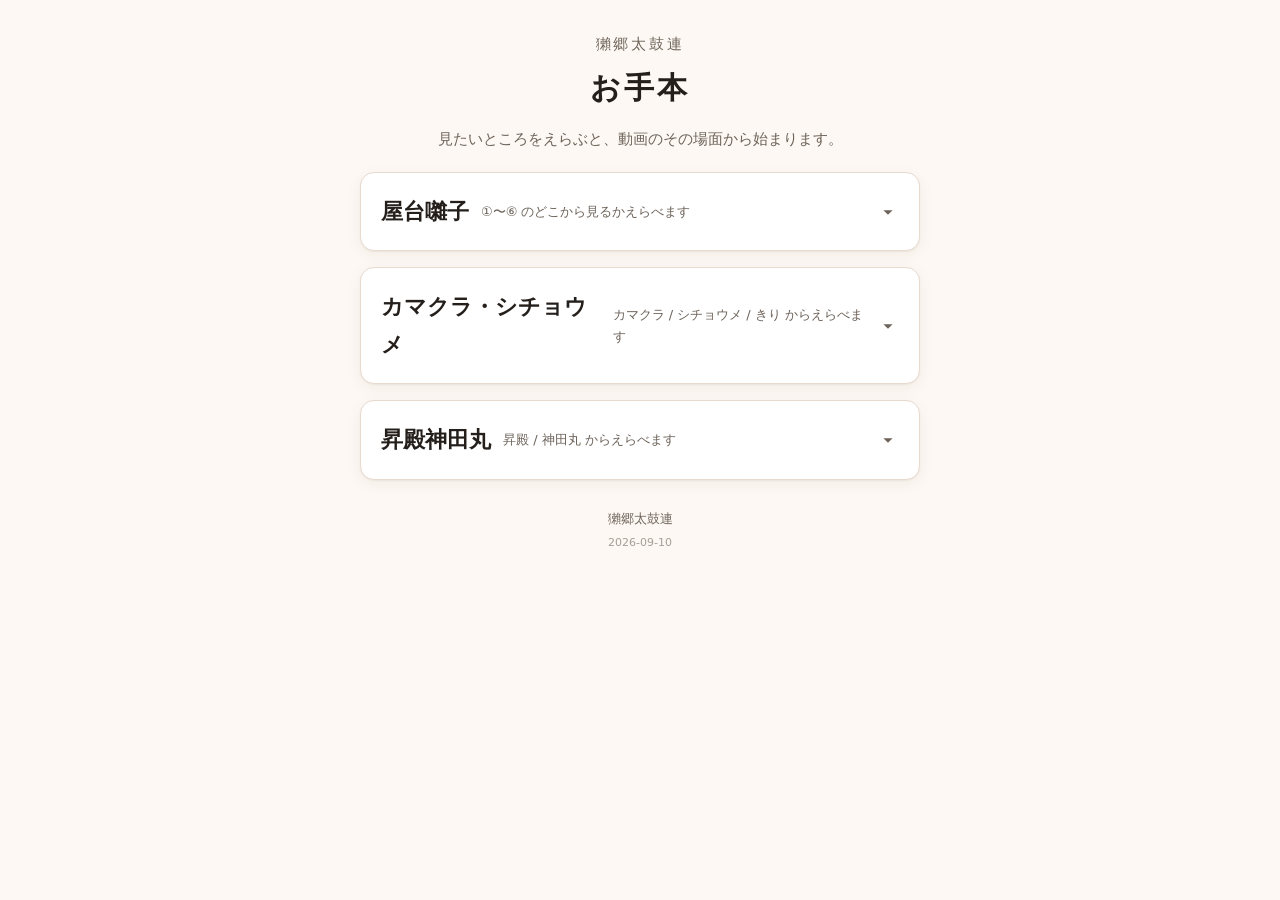
<file: index.html>
<!DOCTYPE html>
<html lang="ja">
<head>
<meta charset="UTF-8">
<meta name="viewport" content="width=device-width, initial-scale=1">
<title>獺郷太鼓連 お手本</title>
<meta name="description" content="獺郷太鼓連の練習用お手本動画。曲と節をえらぶと、動画の該当の場所から再生できます。">
<meta name="color-scheme" content="light dark">
<meta name="robots" content="noindex">
<link rel="icon" href="data:image/svg+xml,<svg xmlns='http://www.w3.org/2000/svg' viewBox='0 0 32 32'><text y='26' font-size='26'>🥁</text></svg>">

<style>
/* ============================================================
 * 獺郷太鼓連 お手本
 * 印刷した譜面のQRコードから開くページ。スマホで見る前提。
 * ============================================================ */

:root {
  --bg:       #fdf8f3;
  --surface:  #ffffff;
  --text:     #241f1b;
  --muted:    #6d635a;
  --line:     #e7dbcf;
  --accent:   #c0392b;
  --accent-tx:#ffffff;
  --chip:     #fbf1e8;
  --chip-line:#e0cdb9;
  --shadow:   0 1px 2px rgba(60,40,20,.06), 0 4px 16px rgba(60,40,20,.05);
  --radius:   14px;
}

@media (prefers-color-scheme: dark) {
  :root {
    --bg:       #17140f;
    --surface:  #211d17;
    --text:     #f2ebe2;
    --muted:    #a79c8f;
    --line:     #3a332a;
    --accent:   #e8705f;
    --accent-tx:#1a1410;
    --chip:     #2b251d;
    --chip-line:#463d31;
    --shadow:   0 1px 2px rgba(0,0,0,.3), 0 4px 16px rgba(0,0,0,.25);
  }
}

* { box-sizing: border-box; }

html { -webkit-text-size-adjust: 100%; }

body {
  margin: 0;
  padding: 0 16px 64px;
  background: var(--bg);
  color: var(--text);
  font-family: system-ui, -apple-system, "Hiragino Sans",
               "Hiragino Kaku Gothic ProN", "BIZ UDPGothic",
               "Noto Sans JP", "Yu Gothic", Meiryo, sans-serif;
  font-size: 17px;
  line-height: 1.7;
  /* スマホでタップしたときの青いハイライトを消す */
  -webkit-tap-highlight-color: transparent;
}

.wrap { max-width: 560px; margin: 0 auto; }

/* ---------------- 見出し ---------------- */
header {
  padding: 32px 4px 20px;
  text-align: center;
}
.ren {
  margin: 0;
  font-size: 15px;
  letter-spacing: .18em;
  color: var(--muted);
}
h1 {
  margin: 4px 0 0;
  font-size: 30px;
  letter-spacing: .1em;
  font-weight: 700;
}
.lead {
  margin: 14px 0 0;
  font-size: 15px;
  color: var(--muted);
}

/* ---------------- お知らせ（動画が未公開のあいだ） ---------------- */
.notice {
  margin: 0 0 20px;
  padding: 12px 16px;
  border: 1px solid var(--chip-line);
  border-radius: var(--radius);
  background: var(--chip);
  font-size: 14px;
  color: var(--muted);
}
.notice[hidden] { display: none; }

/* ---------------- 曲（開いたり閉じたりする） ---------------- */
.song {
  background: var(--surface);
  border: 1px solid var(--line);
  border-radius: var(--radius);
  box-shadow: var(--shadow);
  overflow: hidden;
  margin-bottom: 16px;
}

/* summary は display:list-item のままにする。
   flex を直接掛けると list-item でなくなり、Chrome が
   「開閉できる要素」という意味づけを落として読み上げに出なくなる。
   並べたい中身は中の .summary-row 側で flex にする。 */
.song > summary {
  display: list-item;
  list-style: none;
  padding: 20px;
  font-size: 22px;
  font-weight: 700;
  cursor: pointer;
  user-select: none;
}
.song > summary::marker { content: ''; }
/* Safari の三角を消す */
.song > summary::-webkit-details-marker { display: none; }

.summary-row {
  display: flex;
  align-items: center;
  gap: 12px;
}

.song > summary:focus-visible {
  outline: 3px solid var(--accent);
  outline-offset: -3px;
}

/* 右端の ▼。開くと回る */
.caret {
  margin-left: auto;
  flex: none;
  width: 22px; height: 22px;
  color: var(--muted);
  transition: transform .18s ease;
}
/* ★ `>` が要る。曲の中にもう1つ開閉（篠笛）を入れたので、
   子孫まで効く書き方だと、外側を開いただけで中の▼まで回ってしまう */
.song[open] > summary .caret { transform: rotate(180deg); }

.song-hint {
  font-size: 13px;
  font-weight: 400;
  color: var(--muted);
}

/* ---- 曲の中にぶら下げる開閉（屋台囃子の篠笛）----
   外側と同じ「押すと開く」形。一回り小さくして、中のものだと分かるようにする */
.song.sub {
  box-shadow: none;
  margin: 4px 0 16px;
}
.song.sub > summary { padding: 16px; font-size: 19px; }
.song.sub > .song-body { padding: 0 16px 4px; }

.song-body {
  padding: 0 20px 8px;
  border-top: 1px solid var(--line);
}

/* ---------------- ①〜⑥ の行 ---------------- */
.sec {
  display: flex;
  align-items: center;
  gap: 12px;
  flex-wrap: wrap;
  padding: 16px 0;
  border-bottom: 1px solid var(--line);
}
.sec:last-child { border-bottom: none; }

.sec-name {
  flex: 1 1 8em;
  min-width: 8em;
  font-size: 18px;
  font-weight: 700;
}
.sec-num {
  color: var(--accent);
  margin-right: 2px;
}

/* ---------------- 動画へのボタン ---------------- */
.parts { display: flex; gap: 8px; flex: none; }

.go {
  display: inline-flex;
  align-items: center;
  justify-content: center;
  gap: 6px;
  min-height: 46px;
  padding: 0 16px;
  border: 1px solid var(--chip-line);
  border-radius: 999px;
  background: var(--chip);
  color: var(--text);
  font: inherit;
  font-size: 15px;
  font-weight: 700;
  text-decoration: none;
  white-space: nowrap;
  transition: background .12s ease, border-color .12s ease;
}
.go:hover { background: var(--surface); border-color: var(--accent); }
.go:active { transform: translateY(1px); }
.go:focus-visible { outline: 3px solid var(--accent); outline-offset: 2px; }

.go .play {
  width: 15px; height: 15px;
  flex: none;
  color: var(--accent);
}

/* まだ動画が無いところ。押せないことが見て分かるようにする */
.go.off {
  background: transparent;
  border-style: dashed;
  color: var(--muted);
  cursor: not-allowed;
}
.go.off:hover { border-color: var(--chip-line); background: transparent; }
.go.off .play { display: none; }

/* ---------------- 通し ---------------- */
.full {
  display: flex;
  align-items: center;
  gap: 12px;
  flex-wrap: wrap;
  padding: 16px 0 20px;
  border-top: 2px solid var(--line);
}
.full-name { flex: 1 1 10em; font-size: 17px; font-weight: 700; }

/* 譜面プリントの行。通しの行と見分けがつくよう、区切りを点線にする */
.print-row { border-top-style: dashed; padding-top: 14px; }
.full-name small {
  display: block;
  font-size: 13px;
  font-weight: 400;
  color: var(--muted);
}
.full .go {
  background: var(--accent);
  border-color: var(--accent);
  color: var(--accent-tx);
}
.full .go .play { color: currentColor; }
.full .go:hover { background: var(--accent); filter: brightness(1.08); }
.full .go.off {
  background: transparent;
  border-color: var(--chip-line);
  color: var(--muted);
}
.full .go.off:hover { filter: none; }

footer {
  margin-top: 28px;
  text-align: center;
  font-size: 13px;
  color: var(--muted);
}
/* どの版を見ているかの目印。控えめに */
.ver {
  display: block;
  margin-top: 4px;
  font-size: 11px;
  opacity: .6;
}

/* 画面が狭いとき、ボタンを名前の下へ回す */
@media (max-width: 400px) {
  .sec-name { flex-basis: 100%; }
  .parts { width: 100%; }
  .go { flex: 1; }
}
</style>
</head>

<body>
<div class="wrap">

  <header>
    <p class="ren">獺郷太鼓連</p>
    <h1>お手本</h1>
    <p class="lead">見たいところをえらぶと、動画のその場面から始まります。</p>
  </header>

  <p class="notice" id="notice" hidden></p>

  <main id="songs"></main>

  <footer>獺郷太鼓連<span class="ver" id="ver"></span></footer>

</div>

<script>
/* ============================================================
 * ★ここだけ直せば中身が変わります
 * ============================================================ */

/* ------------------------------------------------------------
 * 1) 動画。YouTube の ID を書きます
 *
 *    URL が https://youtu.be/AbCdEfGh123 なら、ID は AbCdEfGh123
 *    （https://www.youtube.com/watch?v=AbCdEfGh123 の v= のうしろも同じ）
 *
 *    限定公開（Unlisted）でOK。URL を知っている人は誰でも見られます。
 *    ※「非公開（Private）」にすると本人しか見られないので注意
 *
 *    id が '' のあいだは、そのボタンは押せない見た目になります。
 * ------------------------------------------------------------ */
/* ページ下に小さく出る版の表示。中身を直したらここの日付を変えます。
   「直したのに変わらない」とき、ブラウザが古い版を見ているのかを
   目で確かめられるようにするためのものです。 */
var VERSION = '2026-09-10';

var VIDEOS = {
  /* 小太鼓・大太鼓・通しを1本につないだもの（全10分50秒）。
     中身の並びは 小太鼓 0:00〜 / 大太鼓 2:44〜 / 通し 6:31〜 */
  otehon: { id: 'Ej1aBPrE3qo', note: '屋台囃子 お手本（10分50秒）' },

  /* 篠笛の通しを2本つないだもの（全8分09秒）。
     中身の並びは 4本調子 0:00〜 / 6本調子 4:20〜 */
  fue: { id: 'QGTeWY22lCI', note: '屋台囃子 篠笛 通し（8分09秒）' },

  /* カマクラ・シチョウメ（全8分04秒）。
     中身の並びは 小太鼓 0:00〜 / 大太鼓 2:54〜 / 通し 5:39〜 */
  kamakura: { id: 'MwfvVvIy2yA', note: 'カマクラ・シチョウメ お手本（8分04秒）' },

  /* 昇殿神田丸（全4分25秒）。
     中身の並びは 小太鼓 0:00〜 / 大太鼓 1:55〜。通しは入っていません。
     ★小太鼓は縦、大太鼓は横で撮ってあるので、大太鼓は画面の中央に
       黒帯つきで入っています（1本にまとめて3分を超えないと、YouTubeが
       ショート扱いにして章が出ないため）。 */
  shouden: { id: 'hfD9wAccFLI', note: '昇殿神田丸 お手本（4分25秒）' }
};

/* ------------------------------------------------------------
 * 2) パート。ボタンの並び順はこの順番になります
 *
 *    key   … 下の SONGS の at で使う名前
 *    video … どの動画を見るか（上の VIDEOS の名前）
 *
 *    video はこの曲の既定です。**曲ごとに別の動画を使うときは、
 *    下の SONGS にその曲の video を書けば、そちらが優先されます。**
 *    （カマクラ・シチョウメがそうしています）
 * ------------------------------------------------------------ */
var PARTS = [
  { key: 'kodaiko', video: 'otehon', label: '小太鼓' },
  { key: 'odaiko',  video: 'otehon', label: '大太鼓' }
];

/* ------------------------------------------------------------
 * 3) 曲と節
 *
 *    at は「動画の頭から何秒のところか」。動画1本の中の位置なので、
 *    大太鼓は 2分44秒（164秒）を足した数になっています。
 *    動画をつなぎ直したら、ここの数字も直します。
 *
 *    ここの数字は YouTube の説明欄のチャプター（youtube-説明欄.txt）と
 *    同じにしてあります。**片方だけ直すとずれます。**
 *
 *    曲を増やすときは、この配列に同じ形のものを足すだけです。
 * ------------------------------------------------------------ */
/* ------------------------------------------------------------
 * 4) 譜面プリント
 *
 *    曲の `print.url` に、譜面メーカーの置き場所を書きます。
 *    このページと同じところに置いてあるので `yatai/` のような
 *    相対パスでOK（公開先が変わってもついてきます）。
 *
 *    飛び先は **PDFではなく譜面メーカーのページ**です。
 *    PDFだと中身を書き換えられないため。ページなら
 *      ・そのまま「印刷 / PDF」で 元のプリントを刷る
 *      ・文章を書き換えて 自分専用にしてから刷る
 *      ・「文章をもどす」で 元にもどす
 *    が全部できます。
 *
 *    ★書き換えは、その人の端末の中（localStorage）だけに残ります。
 *      サーバーには送られないので、**誰かが消しても他の人には影響しません。**
 * ------------------------------------------------------------ */
/* ★「2枚」と書かない。実際は**両面印刷で1枚**にして配っている。
     片面で刷る人もいるので「2ページ」と両方を書く。

   ★これは既定の文です。**枚数が違う曲は、その曲の print.note に書く**と
     そちらが優先されます（昇殿神田丸は1ページなのでそうしています）。 */
var PRINT_NOTE = 'A4横2ページ（両面印刷で1枚に収まります）。'
               + 'スマホでも見られますが、画面の大きさの関係で文字が小さくなるので、'
               + 'パソコンを推奨します。';

var SONGS = [
  {
    name: '屋台囃子',
    hint: '①〜⑥ のどこから見るかえらべます',
    sections: [
      /*                          小太鼓 0:00〜      大太鼓 2:44〜   */
      { num: '①', name: 'ぶっつけ', at: { kodaiko:   0, odaiko: 164 } },
      { num: '②', name: '地',       at: { kodaiko:  18, odaiko: 183 } },
      { num: '③', name: 'かえ違い', at: { kodaiko:  34, odaiko: 262 } },
      { num: '④', name: '乱拍子',   at: { kodaiko:  62, odaiko: 290 } },
      { num: '⑤', name: '刻み',     at: { kodaiko: 118, odaiko: 343 } },
      /* ⑥だけ実際の頭より3秒early。⑥切りは8秒しかなく、YouTubeの
         「全チャプター10秒以上」を満たさないため章の側を早めてある。
         ボタンもそこに合わせて、章の境目にぴったり飛ぶようにしている */
      { num: '⑥', name: '切り',     at: { kodaiko: 153, odaiko: 380 } }
    ],
    /* 通し。同じ動画の 6分31秒（391秒）から。いらない曲では消してかまいません */
    full: { video: 'otehon', at: 391, label: '通しで見る', note: 'さいしょから おわりまで' },

    /* 篠笛。太鼓とは別の動画なので、**まるごと畳んだ開閉**にして
       「譜面プリント」の下にぶら下げる（下の extras）。押すと屋台囃子と同じように開く。
       ★ここの秒数は篠笛の動画の説明欄のチャプターと同じ。片方だけ直すとずれます。
       ★笛には太鼓の②「地」にあたる節が無いので、節は5つ。番号は付けない
         （②が抜けた ①③④⑤⑥ になって、かえって分かりにくいため）。
       ★節の名前は動画に出るテロップと同じ字にしてある（太鼓側は「かえ違い」、
         笛の動画は「かえ違え」）。 */
    extras: [
      {
        name: '４と６本調子　篠笛',
        hint: '4本調子 / 6本調子 からえらべます',
        video: 'fue',
        parts: [
          { key: 'fue4', label: '4本調子' },
          { key: 'fue6', label: '6本調子' }
        ],
        full: { at: 0, label: '通しで見る', note: '4本調子 → 6本調子 の順に つづけて' },
        sections: [
          /*                        4本調子 0:00〜     6本調子 4:20〜 */
          { name: 'ぶっつけ', at: { fue4:   0, fue6: 260 } },
          { name: 'かえ違え', at: { fue4:  38, fue6: 290 } },
          { name: '乱拍子',   at: { fue4:  92, fue6: 339 } },
          { name: '刻み',     at: { fue4: 166, fue6: 409 } },
          { name: '切り',     at: { fue4: 237, fue6: 470 } }
        ]
      }
    ],

    /* 譜面プリント。このページと同じ場所に置いてある譜面メーカーへ */
    print: { url: 'yatai/' }
  },

  {
    name: 'カマクラ・シチョウメ',
    hint: 'カマクラ / シチョウメ / きり からえらべます',
    /* ★この曲だけ別の動画。ここに書くと PARTS の video より優先されます */
    video: 'kamakura',
    /* この曲は ①〜⑥ のような番号を使いません（譜面も番号をやめたため）。
       num を書かなければ、名前だけが出ます。

       小太鼓は 1本の流れを ぶっつけ→地→あがり→（シチョウメの）地→タマ→きり と
       撮ってあるので、節の頭から押すとそのまま先へ続けて見られます。
         ・カマクラ  小太鼓 0:00  … ぶっつけ→地→あがり
         ・シチョウメ 小太鼓 1:07  … 地→タマ（あがりの直後がシチョウメの地）
         ・きり     小太鼓 2:33
       大太鼓は 節ごとに 1本ずつ撮ってある。

       ★ここの秒数は youtube-説明欄-カマクラシチョウメ.txt の章と同じ。
         片方だけ直すとずれます。 */
    sections: [
      /*                       小太鼓 0:00〜      大太鼓 2:54〜   */
      { name: 'カマクラ',   at: { kodaiko:   0, odaiko: 174 } },
      { name: 'シチョウメ', at: { kodaiko:  67, odaiko: 239 } },
      { name: 'きり',       at: { kodaiko: 153, odaiko: 321 } }
    ],
    /* 通し。同じ動画の 5分39秒（339秒）から */
    full: { video: 'kamakura', at: 339, label: '通しで見る', note: 'さいしょから おわりまで' },
    /* 譜面プリント */
    print: { url: 'kamakura/' }
  },

  {
    name: '昇殿神田丸',
    hint: '昇殿 / 神田丸 からえらべます',
    /* ★この曲も別の動画。ここに書くと PARTS の video より優先されます */
    video: 'shouden',
    /* この曲は ①〜⑥ のような番号を使いません（譜面も番号をやめたため）。

       昇殿 → 神田丸 と続けて撮ってあるので、昇殿の頭から押すと
       そのまま神田丸まで見られます。

       ★通しは撮っていないので full を書いていません（書かなければ
         「通しで見る」のボタンは出ません）。

       ★ここの秒数は youtube-説明欄.txt の章と同じ。
         片方だけ直すとずれます。 */
    sections: [
      /*                     小太鼓 0:00〜      大太鼓 1:55〜   */
      { name: '昇殿',   at: { kodaiko:  0, odaiko: 115 } },
      { name: '神田丸', at: { kodaiko: 50, odaiko: 198 } }
    ],

    /* 譜面プリント。この曲だけ **1ページ**（2026-09-10 に2枚目をやめた）ので、
       既定の PRINT_NOTE ではなく note をここに書いて上書きする */
    print: {
      url: 'shouden/',
      note: 'A4横1ページ。スマホでも見られますが、画面の大きさの関係で'
          + '文字が小さくなるので、パソコンを推奨します。'
    }
  }
];

/* ============================================================
 * ここから下は、ふだん直しません
 * ============================================================ */
(function () {
  'use strict';

  var SVGNS = 'http://www.w3.org/2000/svg';

  function el(tag, cls, text) {
    var n = document.createElement(tag);
    if (cls) n.className = cls;
    if (text != null) n.textContent = text;
    return n;
  }

  /* アイコンは画像ファイルにせず、その場で描く（読み込みを待たせない） */
  function icon(cls, d) {
    var s = document.createElementNS(SVGNS, 'svg');
    s.setAttribute('viewBox', '0 0 24 24');
    s.setAttribute('aria-hidden', 'true');
    s.setAttribute('focusable', 'false');
    s.setAttribute('class', cls);
    var p = document.createElementNS(SVGNS, 'path');
    p.setAttribute('d', d);
    p.setAttribute('fill', 'currentColor');
    s.appendChild(p);
    return s;
  }
  function playIcon() { return icon('play', 'M8 5v14l11-7z'); }
  /* 譜面プリントのボタン。プリンターの絵 */
  function printIcon() {
    return icon('play', 'M19 8H5c-1.66 0-3 1.34-3 3v6h4v4h12v-4h4v-6c0-1.66-1.34-3-3-3zm-3 '
                      + '11H8v-5h8v5zm3-7c-.55 0-1-.45-1-1s.45-1 1-1 1 .45 1 1-.45 1-1 1zm-1-9H6v4h12V3z');
  }
  function caretIcon() { return icon('caret', 'M7 10l5 5 5-5z'); }

  /* 動画があるか。ID が空のあいだは「準備中」にする */
  function ready(key) {
    return !!(VIDEOS[key] && VIDEOS[key].id);
  }

  /* YouTube の「◯秒から再生」の URL。
     説明欄のチャプターと同じ時刻を指すので、飛んだ先で
     その章が選ばれた状態になる。 */
  function urlAt(key, sec) {
    var id = VIDEOS[key].id;
    return 'https://www.youtube.com/watch?v=' + id
         + (sec > 0 ? '&t=' + Math.floor(sec) + 's' : '');
  }

  function mmss(sec) {
    var m = Math.floor(sec / 60), s = Math.floor(sec % 60);
    return m + ':' + (s < 10 ? '0' : '') + s;
  }

  /* 動画へ飛ぶボタン。まだ動画が無ければ、押せない見た目の span を返す */
  function goButton(videoKey, label, sec, aria) {
    if (!ready(videoKey)) {
      var off = el('span', 'go off', label);
      off.setAttribute('role', 'link');
      off.setAttribute('aria-disabled', 'true');
      /* どれが準備中なのかを読み上げにも出す。
         title だけだと全部「準備中です」としか読まれない */
      off.setAttribute('aria-label', aria + '（準備中）');
      off.title = '準備中です';
      return off;
    }
    var a = el('a', 'go');
    a.href = urlAt(videoKey, sec);
    a.target = '_blank';
    a.rel = 'noopener';
    a.appendChild(playIcon());
    a.appendChild(el('span', null, label));
    a.setAttribute('aria-label', aria);
    return a;
  }

  function renderSection(s, song) {
    var row = el('div', 'sec');

    var name = el('div', 'sec-name');
    /* 番号を使わない曲もある。空の span を作ると余白だけ残るので作らない */
    if (s.num) name.appendChild(el('span', 'sec-num', s.num));
    name.appendChild(el('span', null, s.name));
    row.appendChild(name);

    var parts = el('div', 'parts');
    PARTS.forEach(function (p) {
      var sec = s.at[p.key];
      /* その節にそのパートが無いときは、ボタンを出さない */
      if (sec == null) return;
      /* 曲に video が書いてあれば、そちらを使う（曲ごとに動画が違う場合） */
      parts.appendChild(goButton(
        (song && song.video) || p.video, p.label, sec,
        (s.num || '') + s.name + '　' + p.label + '　' + mmss(sec) + 'から再生'
      ));
    });
    row.appendChild(parts);

    return row;
  }

  function renderSong(song) {
    var d = el('details', 'song');

    var sm = el('summary');
    var row = el('span', 'summary-row');
    row.appendChild(el('span', null, song.name));
    if (song.hint) row.appendChild(el('span', 'song-hint', song.hint));
    row.appendChild(caretIcon());
    sm.appendChild(row);
    d.appendChild(sm);

    var body = el('div', 'song-body');
    song.sections.forEach(function (s) { body.appendChild(renderSection(s, song)); });

    if (song.full) {
      var f = el('div', 'full');
      var fname = el('div', 'full-name');
      fname.appendChild(el('span', null, song.name + '　通し'));
      if (song.full.note) fname.appendChild(el('small', null, song.full.note));
      f.appendChild(fname);
      f.appendChild(goButton(
        song.full.video, song.full.label, song.full.at || 0,
        song.name + '　通しで見る'
      ));
      body.appendChild(f);
    }

    /* ---- 譜面プリント ----
       動画ではなくページへ飛ぶので goButton は使わない（準備中の作りが要らない） */
    if (song.print) {
      var p = el('div', 'full print-row');
      var pname = el('div', 'full-name');
      pname.appendChild(el('span', null, song.name + '　譜面プリント'));
      /* 曲ごとに枚数が違うので、print.note があればそちらを使う */
      pname.appendChild(el('small', null, (song.print && song.print.note) || PRINT_NOTE));
      p.appendChild(pname);

      var pa = el('a', 'go');
      pa.href = song.print.url;
      pa.target = '_blank';
      pa.rel = 'noopener';
      pa.appendChild(printIcon());
      pa.appendChild(el('span', null, song.print.label || '譜面をひらく'));
      pa.setAttribute('aria-label', song.name + '　譜面プリントをひらく');
      p.appendChild(pa);

      body.appendChild(p);
    }

    /* ---- 曲の中の、もう1つの開閉（篠笛）----
       同じ曲でも動画が別なので、まるごと畳んで譜面プリントの下に置く。
       押すと外側の曲と同じように開く。 */
    if (song.extras) {
      song.extras.forEach(function (ex) { body.appendChild(renderExtra(ex)); });
    }

    d.appendChild(body);
    return d;
  }

  /* 曲の中にぶら下げる開閉。中身の作りは曲と同じ（節の行 → 通しの行）だが、
     parts も動画もこの組の中だけで完結する */
  function renderExtra(ex) {
    var d = el('details', 'song sub');

    var sm = el('summary');
    var row = el('span', 'summary-row');
    row.appendChild(el('span', null, ex.name));
    if (ex.hint) row.appendChild(el('span', 'song-hint', ex.hint));
    row.appendChild(caretIcon());
    sm.appendChild(row);
    d.appendChild(sm);

    var body = el('div', 'song-body');

    (ex.sections || []).forEach(function (s) {
      var r = el('div', 'sec');
      var nm = el('div', 'sec-name');
      if (s.num) nm.appendChild(el('span', 'sec-num', s.num));
      nm.appendChild(el('span', null, s.name));
      r.appendChild(nm);

      var parts = el('div', 'parts');
      ex.parts.forEach(function (p) {
        var sec = s.at[p.key];
        if (sec == null) return;
        parts.appendChild(goButton(
          ex.video, p.label, sec,
          ex.name + '　' + s.name + '　' + p.label + '　' + mmss(sec) + 'から再生'
        ));
      });
      r.appendChild(parts);
      body.appendChild(r);
    });

    if (ex.full) {
      var f = el('div', 'full');
      var fname = el('div', 'full-name');
      fname.appendChild(el('span', null, ex.name + '　通し'));
      if (ex.full.note) fname.appendChild(el('small', null, ex.full.note));
      f.appendChild(fname);
      f.appendChild(goButton(
        ex.video, ex.full.label || '通しで見る', ex.full.at || 0,
        ex.name + '　通しで見る'
      ));
      body.appendChild(f);
    }

    d.appendChild(body);
    return d;
  }

  /* まだ用意できていない動画があれば、上に一言出す。
     ボタンだけ押せないと「壊れている」と思われるため */
  function renderNotice() {
    var pending = Object.keys(VIDEOS).filter(function (k) { return !ready(k); });
    var n = document.getElementById('notice');
    if (!pending.length) { n.hidden = true; return; }

    n.hidden = false;
    n.textContent = (pending.length === Object.keys(VIDEOS).length)
      ? '動画はいま準備中です。用意ができしだい、ここから見られるようになります。'
      : '点線のボタンは、まだ動画の準備中です。';
  }

  var root = document.getElementById('songs');
  SONGS.forEach(function (song) { root.appendChild(renderSong(song)); });
  renderNotice();

  var ver = document.getElementById('ver');
  if (ver) ver.textContent = VERSION;
})();
</script>
</body>
</html>
</file>
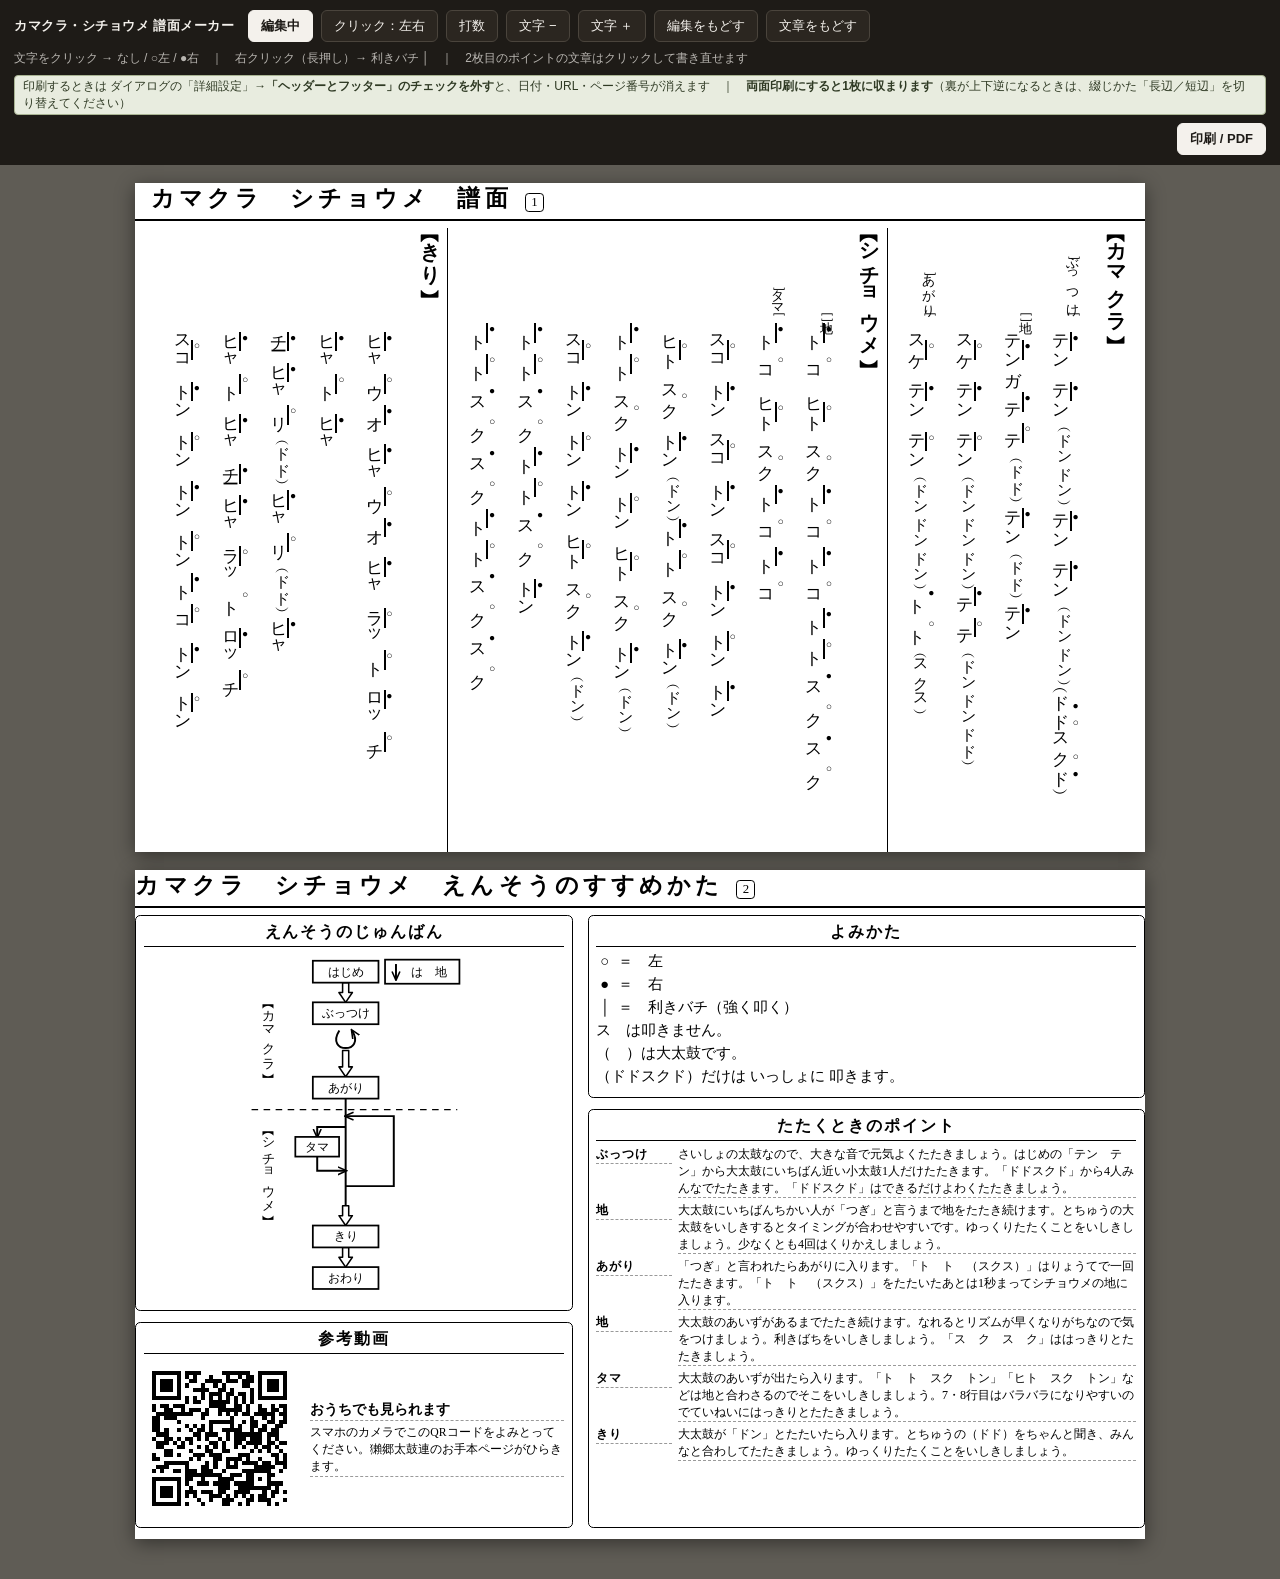
<file: kamakura/index.html>
<!DOCTYPE html>
<html lang="ja">
<head>
<meta charset="utf-8">
<meta name="viewport" content="width=device-width, initial-scale=1">
<title>カマクラ・シチョウメ 譜面メーカー</title>
<link rel="stylesheet" href="css/style.css">
</head>
<body>

<!-- ===== ツールバー（印刷では消えます） ===== -->
<div class="toolbar">
  <span class="tb-title">カマクラ・シチョウメ 譜面メーカー</span>

  <button id="btn-edit" type="button" aria-pressed="true">編集中</button>
  <button id="btn-mode" type="button">クリック：左右</button>
  <button id="btn-beats" type="button" aria-pressed="false">打数</button>

  <button id="btn-smaller" type="button">文字 −</button>
  <button id="btn-bigger" type="button">文字 ＋</button>

  <button id="btn-reset" type="button">編集をもどす</button>
  <button id="btn-reset-text" type="button">文章をもどす</button>

  <span class="tb-hint">文字をクリック → なし / ○左 / ●右　｜　右クリック（長押し）→ 利きバチ │　｜　2枚目のポイントの文章はクリックして書き直せます</span>
  <!-- 日付・URL・ページ番号はブラウザが勝手に足すもので、CSSでは消せない。
       印刷ダイアログで外してもらうしかないので、押す前に目に入る場所に出す。 -->
  <span class="tb-note" id="print-note">印刷するときは ダイアログの「詳細設定」→<strong>「ヘッダーとフッター」のチェックを外す</strong>と、日付・URL・ページ番号が消えます　｜　<strong>両面印刷にすると1枚に収まります</strong>（裏が上下逆になるときは、綴じかた「長辺／短辺」を切り替えてください）</span>
  <span class="saved" id="saved">保存しました</span>

  <button id="btn-print" type="button" class="tb-print">印刷 / PDF</button>
</div>

<!-- 中身は js/app.js が入れます -->
<div class="notice notice-warn" id="overflow" hidden></div>
<div class="notice notice-info" id="fitted" hidden></div>

<!-- ===== 用紙 ===== -->
<div id="pages"></div>

<!-- データ -->
<script src="js/data-score-front.js"></script>
<script src="js/data-guide.js"></script>
<script src="js/data-back.js"></script>
<script src="js/data-map.js"></script>
<script src="js/data-legend.js"></script>
<script src="js/data-preset.js"></script>
<script src="js/data-qr.js"></script>
<!-- 部品 -->
<script src="js/editor.js"></script>
<script src="js/render.js"></script>
<script src="js/app.js"></script>
</body>
</html>
</file>
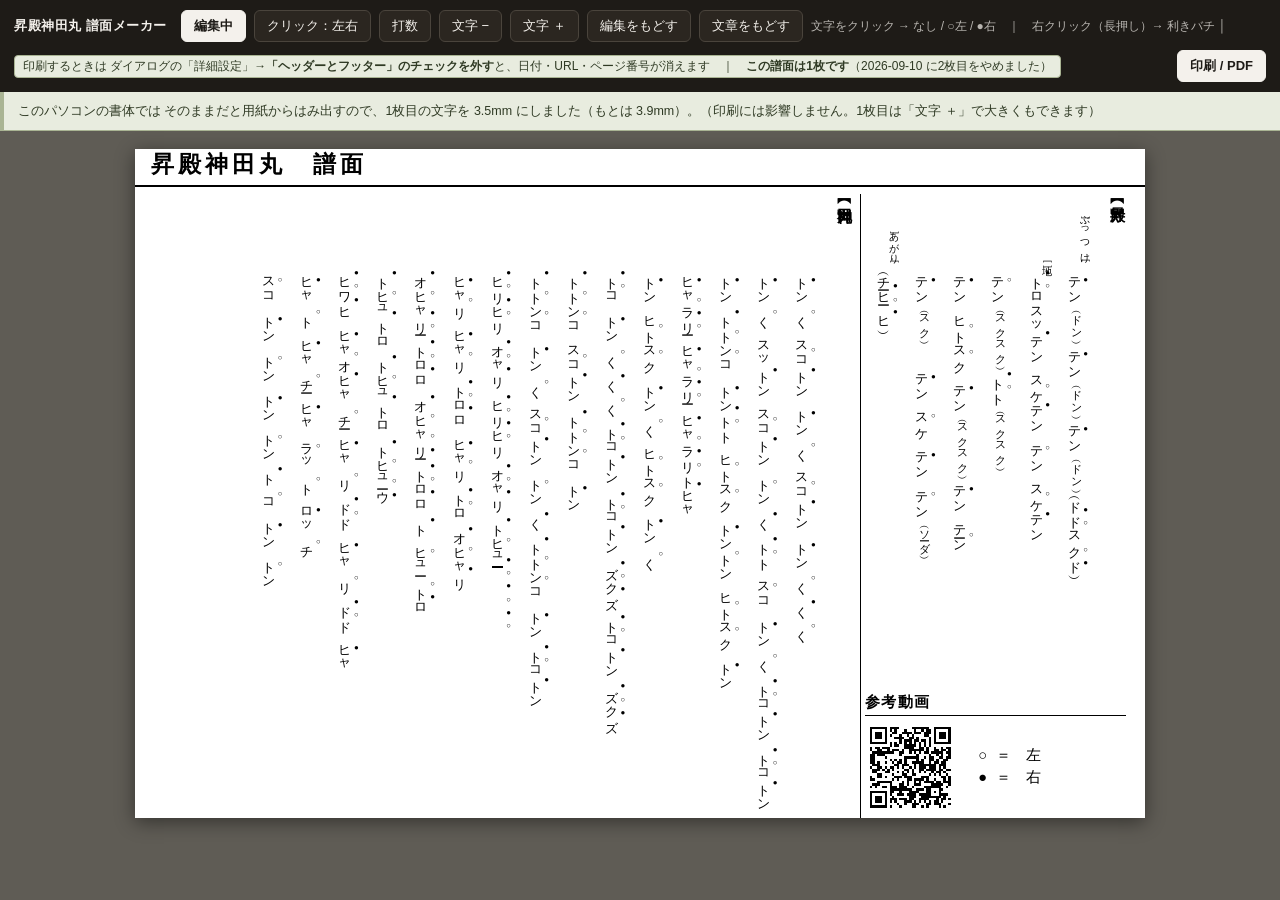
<file: shouden/index.html>
<!DOCTYPE html>
<html lang="ja">
<head>
<meta charset="utf-8">
<meta name="viewport" content="width=device-width, initial-scale=1">
<title>昇殿神田丸 譜面メーカー</title>
<link rel="stylesheet" href="css/style.css">
</head>
<body>

<!-- ===== ツールバー（印刷では消えます） ===== -->
<div class="toolbar">
  <span class="tb-title">昇殿神田丸 譜面メーカー</span>

  <button id="btn-edit" type="button" aria-pressed="true">編集中</button>
  <button id="btn-mode" type="button">クリック：左右</button>
  <button id="btn-beats" type="button" aria-pressed="false">打数</button>

  <button id="btn-smaller" type="button">文字 −</button>
  <button id="btn-bigger" type="button">文字 ＋</button>

  <button id="btn-reset" type="button">編集をもどす</button>
  <button id="btn-reset-text" type="button">文章をもどす</button>

  <span class="tb-hint">文字をクリック → なし / ○左 / ●右　｜　右クリック（長押し）→ 利きバチ │</span>
  <!-- 日付・URL・ページ番号はブラウザが勝手に足すもので、CSSでは消せない。
       印刷ダイアログで外してもらうしかないので、押す前に目に入る場所に出す。 -->
  <span class="tb-note" id="print-note">印刷するときは ダイアログの「詳細設定」→<strong>「ヘッダーとフッター」のチェックを外す</strong>と、日付・URL・ページ番号が消えます　｜　<strong>この譜面は1枚です</strong>（2026-09-10 に2枚目をやめました）</span>
  <span class="saved" id="saved">保存しました</span>

  <button id="btn-print" type="button" class="tb-print">印刷 / PDF</button>
</div>

<!-- 中身は js/app.js が入れます -->
<div class="notice notice-warn" id="overflow" hidden></div>
<div class="notice notice-info" id="fitted" hidden></div>

<!-- ===== 用紙 ===== -->
<div id="pages"></div>

<!-- データ -->
<script src="js/data-score-front.js"></script>
<script src="js/data-guide.js"></script>
<script src="js/data-back.js"></script>
<script src="js/data-map.js"></script>
<script src="js/data-legend.js"></script>
<script src="js/data-qr.js"></script>
<script src="js/data-hands.js"></script>
<!-- 部品 -->
<script src="js/editor.js"></script>
<script src="js/render.js"></script>
<script src="js/app.js"></script>
</body>
</html>
</file>
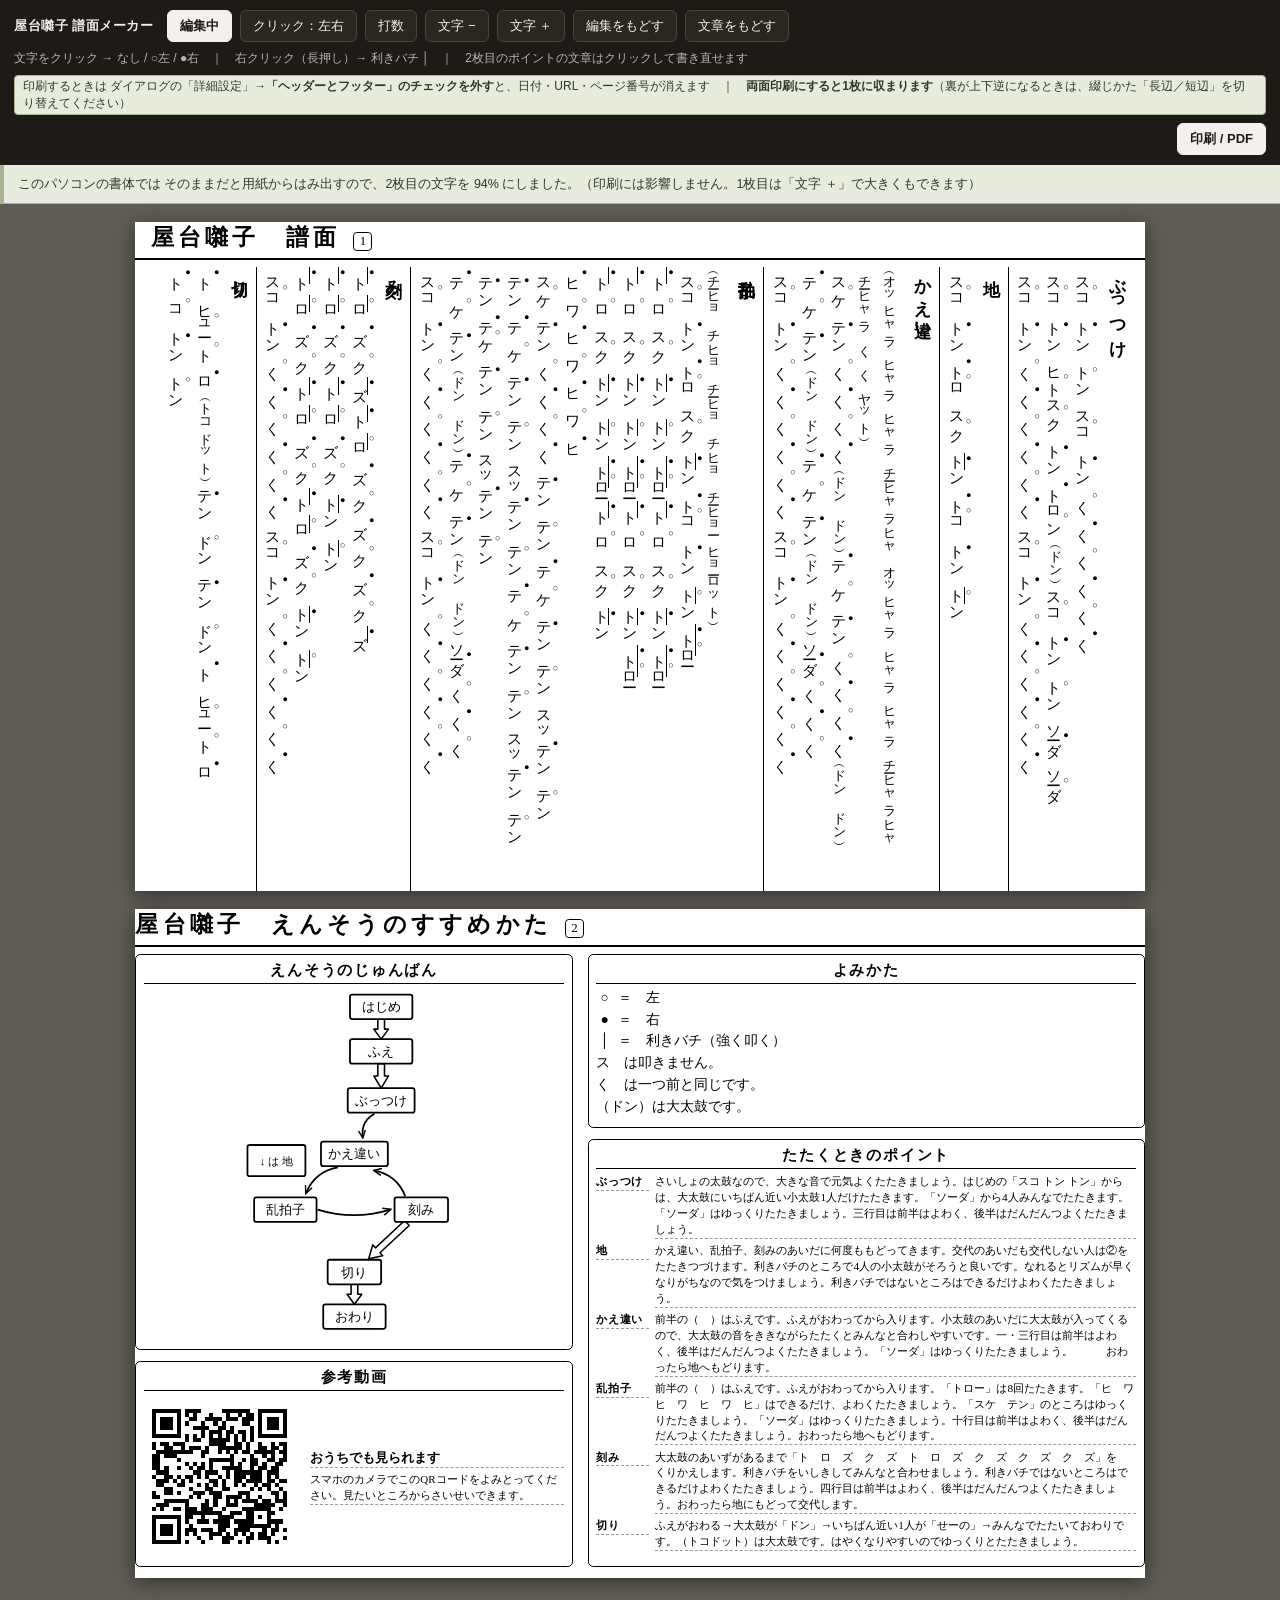
<file: yatai/index.html>
<!DOCTYPE html>
<html lang="ja">
<head>
<meta charset="utf-8">
<meta name="viewport" content="width=device-width, initial-scale=1">
<title>屋台囃子 譜面メーカー</title>
<link rel="stylesheet" href="css/style.css">
</head>
<body>

<!-- ===== ツールバー（印刷では消えます） ===== -->
<div class="toolbar">
  <span class="tb-title">屋台囃子 譜面メーカー</span>

  <button id="btn-edit" type="button" aria-pressed="true">編集中</button>
  <button id="btn-mode" type="button">クリック：左右</button>
  <button id="btn-beats" type="button" aria-pressed="false">打数</button>

  <button id="btn-smaller" type="button">文字 −</button>
  <button id="btn-bigger" type="button">文字 ＋</button>

  <button id="btn-reset" type="button">編集をもどす</button>
  <button id="btn-reset-text" type="button">文章をもどす</button>

  <span class="tb-hint">文字をクリック → なし / ○左 / ●右　｜　右クリック（長押し）→ 利きバチ │　｜　2枚目のポイントの文章はクリックして書き直せます</span>
  <!-- 日付・URL・ページ番号はブラウザが勝手に足すもので、CSSでは消せない。
       印刷ダイアログで外してもらうしかないので、押す前に目に入る場所に出す。 -->
  <span class="tb-note" id="print-note">印刷するときは ダイアログの「詳細設定」→<strong>「ヘッダーとフッター」のチェックを外す</strong>と、日付・URL・ページ番号が消えます　｜　<strong>両面印刷にすると1枚に収まります</strong>（裏が上下逆になるときは、綴じかた「長辺／短辺」を切り替えてください）</span>
  <span class="saved" id="saved">保存しました</span>

  <button id="btn-print" type="button" class="tb-print">印刷 / PDF</button>
</div>

<!-- 中身は js/app.js が入れます -->
<div class="notice notice-warn" id="overflow" hidden></div>
<div class="notice notice-info" id="fitted" hidden></div>

<!-- ===== 用紙 ===== -->
<div id="pages"></div>

<!-- データ -->
<script src="js/data-score-front.js"></script>
<script src="js/data-guide.js"></script>
<script src="js/data-back.js"></script>
<script src="js/data-map.js"></script>
<script src="js/data-legend.js"></script>
<script src="js/data-preset.js"></script>
<script src="js/data-qr.js"></script>
<!-- 部品 -->
<script src="js/icons.js"></script>
<script src="js/editor.js"></script>
<script src="js/render.js"></script>
<script src="js/app.js"></script>
</body>
</html>
</file>
<file: kamakura/css/style.css>
/* ============================================================
 * カマクラ・シチョウメ 譜面メーカー — スタイル
 * A4横 / 白黒印刷専用 / 2枚（1枚目＝縦書きの譜面、2枚目＝ガイド）
 * 文字の大きさは --kana-size で一括調整。
 * ============================================================ */

:root {
  /* 用紙（A4横 297×210 － 余白6mm） */
  --page-w: 267mm;   /* 297 - 15*2 */
  /* ★印刷可能領域は 180mm（210 - 15*2）だが、ぴったりだと丸め誤差で
     空白のページが出ることがあるので 3mm 引いた値を用紙の高さとする。
     **画面と印刷でこの値をそろえること。**
     以前は画面 198mm ／ 印刷 195mm と食い違っていて、
     画面では見えている枠の下線が、印刷では切れて消えていた。 */
  --page-h: 177mm;   /* 210 - 15*2 - 3（下の安全代） */

  /* 譜面の文字サイズ（ツールバーの − ＋ で変わる） */
  --kana-size: 4.5mm; /* この大きさで全17列がA4横1枚に収まる。
                         余白を 6mm→15mm に広げて用紙が 18mm×21mm 小さくなったので
                         4.8mm から下げた。**縦（列の長さ）が先に頭打ちになる**ので、
                         列間ではなく文字を下げるしかない。
                         実測 左9.8mm / 右17.2mm / 上35.8mm / 下8.4mm の余り。
                         ★js/editor.js の DEFAULT_SIZE と同じ値にすること */
  --num-size: 7.2mm;  /* ①②③… を使う曲むけ。この曲では使っていない */

  /* 譜面の組み（すべて --kana-size に対する比） */
  --tok-gap: 0.7em;    /* 語と語のすきま（列の中） */
  --col-gap: 1.2em;    /* 列と列のすきま。この曲は17列しかなく、
                          0.35em（屋台囃子の値）だと左に80mmも余る。
                          広げて紙の幅いっぱいに使う（元のプリントも列間が広い）。
                          列を増やしたら、ここを減らして収める */
  --sec-gap: 0.5em;    /* 【カマクラ】【シチョウメ】【きり】の あいだ */
  --head-len: 4.9em;   /* 列の頭（小見出し）の場所の長さ。譜面の文字サイズでの長さ。
                          いちばん長い ［ぶっつけ］6文字×--label-fs が入ればよい。
                          小見出しは下端（＝譜面のすぐ上）に寄せる。
                          ★番号（line.num）も出すときは
                            --num-at＋番号1文字 と重ならない長さまで伸ばすこと */
  --num-at: 1.33em;    /* 番号（line.num）を 列の頭から何文字ぶん下に置くか。
                          いまはどの列も番号を持たないので出番はない。
                          使うときは【シチョウメ】の「シ」と同じ高さに合わせる
                          （.sec-name は 1.15em なので2文字目は 1.15em の位置。
                           字の大きさが違うぶん、中心がそろうよう少し下げてある） */
  --label-fs: 0.76;    /* 小見出しの文字の大きさ（譜面の文字に対する比）。
                          小さくするほど ［ぶっつけ］が短くなり、番号との
                          すきまが広がる（--head-len を伸ばさずに済む） */
  --acc-w: 0.28em;     /* │（利きバチ）の場所 */
  --hand-w: 0.55em;    /* ●○（左右）の場所。.mk-hand の中で効くので、
                          外から幅を計算するときは --hand-fs を掛けること */
  --hand-fs: 0.6;      /* ●○ の文字の大きさ（語の文字に対する比） */

  /* 譜面ブロックの右わきのすきま。
     縦書きは右から始まるので、0 だと ① が用紙の右端に貼りつく。
     ここを増やすと譜面全体が左へ寄り、そのぶん左の余白が減る。 */
  --score-pad-right: 5mm;

  /* タイトル（屋台囃子 譜面）の左のインデント。罫線は全幅のまま文字だけ右へ */
  --title-indent: 4mm;

  /* ポイント欄の「名前」の段の幅。いちばん長い「シチョウメ地」が入る幅 */
  --pt-name-w: 20mm;

  /* 参考動画のQRコードの大きさ。1つだけ置くので大きく取れる
     （3つ並べていたころは 34mm）。大きいほど読み取りやすい */
  --qr-size: 40mm;

  /* 2枚目の文字サイズ */
  --side-size: calc(3.3mm * var(--guide-scale));

  /* 2枚目（ガイド）の文字の倍率。
     書体が違うと文章の折り返し行数が変わり、枠からあふれる機械がある。
     app.js の fitGuide() が、収まるところまでこれを下げる。
     ★2枚目の文字サイズは、すべてこの変数を掛けて書くこと。
       掛け忘れた文字だけ縮まず、そこが原因であふれ続ける。 */
  --guide-scale: 1;

  --ink: #000;
  --rule: #000;

  /* 画面まわりの色。紙（.sheet）は印刷結果と同じに見せたいので
     ダークテーマでも白のままにし、まわりだけ暗くする。 */
  --ground: #5f5c55;        /* 作業台。少し茶をふくんだグレー */
  --bar: #1e1b17;
  --bar-ink: #f4f1ec;
  --bar-line: #4a443c;
  --btn: #2b2620;
  --btn-hover: #39332b;
  --accent: #b3462f;        /* 弁柄色。注意の帯だけに使う */
  --warn-bg: #f7ddd6;
  --warn-ink: #5c1d10;
  --warn-line: #c99383;
  --info-bg: #e8ecdf;
  --info-ink: #2f3a24;
  --info-line: #a9b493;
  --sheet-edge: rgba(0, 0, 0, .45);
  --ok: #8fd39a;

  /* 手書きに近い日本語フォント（教科書体を優先） */
  --font-jp:
    "UD デジタル教科書体 NP-B", "UD デジタル教科書体 NP-R",
    "UD Digi Kyokasho NP-B", "UD Digi Kyokasho NP-R",
    "HGP教科書体", "HG教科書体", "游教科書体", "Yu Kyokasho",
    "YuKyokasho Yoko", "BIZ UDPMincho", "Yu Mincho", serif;
}

/* 見る人のテーマに合わせる。トグルで付く data-theme が最優先。 */
@media (prefers-color-scheme: dark) {
  :root {
    --ground: #22201c;
    --bar: #15130f;
    --bar-line: #3b352d;
    --btn: #262119;
    --btn-hover: #332d24;
    --warn-bg: #4a1a10;
    --warn-ink: #ffd9cf;
    --warn-line: #8a4231;
    --info-bg: #262b1e;
    --info-ink: #dde5cd;
    --info-line: #596343;
    --sheet-edge: rgba(0, 0, 0, .75);
  }
}
:root[data-theme="dark"] {
  --ground: #22201c;
  --bar: #15130f;
  --bar-line: #3b352d;
  --btn: #262119;
  --btn-hover: #332d24;
  --warn-bg: #4a1a10;
  --warn-ink: #ffd9cf;
  --warn-line: #8a4231;
  --info-bg: #262b1e;
  --info-ink: #dde5cd;
  --info-line: #596343;
  --sheet-edge: rgba(0, 0, 0, .75);
}
:root[data-theme="light"] {
  --ground: #5f5c55;
  --bar: #1e1b17;
  --bar-line: #4a443c;
  --btn: #2b2620;
  --btn-hover: #39332b;
  --warn-bg: #f7ddd6;
  --warn-ink: #5c1d10;
  --warn-line: #c99383;
  --info-bg: #e8ecdf;
  --info-ink: #2f3a24;
  --info-line: #a9b493;
  --sheet-edge: rgba(0, 0, 0, .45);
}

* { box-sizing: border-box; }

html, body {
  margin: 0;
  padding: 0;
  font-family: var(--font-jp);
  color: var(--ink);
  background: var(--ground);
}

/* ============================================================
 * ツールバー（画面だけ。印刷では消える）
 * ============================================================ */
.toolbar {
  position: sticky;
  top: 0;
  z-index: 10;
  display: flex;
  flex-wrap: wrap;
  align-items: center;
  gap: 8px;
  padding: 10px 14px;
  background: var(--bar);
  color: var(--bar-ink);
  font-family: "Meiryo", "Yu Gothic UI", sans-serif;
  font-size: 13px;
}

.toolbar .tb-title { font-weight: 700; margin-right: 6px; letter-spacing: .04em; }

.toolbar button {
  font: inherit;
  padding: 6px 12px;
  border: 1px solid var(--bar-line);
  border-radius: 6px;
  background: var(--btn);
  color: var(--bar-ink);
  cursor: pointer;
}
.toolbar button:hover { background: var(--btn-hover); }
.toolbar button:focus-visible { outline: 2px solid var(--bar-ink); outline-offset: 2px; }
.toolbar button[aria-pressed="true"] {
  background: var(--bar-ink); color: var(--bar); border-color: var(--bar-ink); font-weight: 700;
}
.toolbar .tb-print {
  margin-left: auto;
  background: var(--bar-ink); color: var(--bar); border-color: var(--bar-ink); font-weight: 700;
}
.toolbar .tb-hint { opacity: .72; font-size: 12px; }

/* 印刷ダイアログの設定の案内。ツールバーなので印刷には出ない */
.toolbar .tb-note {
  font-size: 12px;
  padding: 2px 8px;
  border-radius: 4px;
  background: var(--info-bg);
  color: var(--info-ink);
  border: 1px solid var(--info-line);
}
.toolbar .saved { opacity: 0; transition: opacity .2s; font-size: 12px; color: var(--ok); }
.toolbar .saved.on { opacity: 1; }
@media (prefers-reduced-motion: reduce) { .toolbar .saved { transition: none; } }

/* お知らせの帯（画面だけ）。
   .notice-warn ＝ はみ出し（直す必要がある）
   .notice-info ＝ 自動で文字を合わせた（知らせるだけ） */
.notice {
  padding: 9px 14px;
  background: var(--warn-bg);
  color: var(--warn-ink);
  font-family: "Meiryo", "Yu Gothic UI", sans-serif;
  font-size: 12.5px;
  line-height: 1.6;
  border-bottom: 1px solid var(--warn-line);
  border-left: 4px solid var(--accent);
}
.notice-info {
  background: var(--info-bg);
  color: var(--info-ink);
  border-bottom-color: var(--info-line);
  border-left-color: var(--info-line);
}

.notice code {
  background: rgba(127, 127, 127, .22); padding: 1px 5px; border-radius: 3px;
  font-family: Consolas, monospace;
}

/* ============================================================
 * 用紙
 * ============================================================ */
#pages {
  display: flex;
  flex-direction: column;
  align-items: center;
  gap: 18px;
  padding: 18px 0 40px;
}

.sheet {
  width: var(--page-w);
  height: var(--page-h);
  background: #fff;  /* 紙は印刷結果と同じに見せたいので、テーマに関わらず白 */
  overflow: hidden;
  display: flex;
  flex-direction: column;
  box-shadow: 0 4px 18px var(--sheet-edge);
}

/* ---- タイトル ---- */
.sheet-head {
  flex: 0 0 auto;
  display: flex;
  align-items: baseline;
  gap: 3.5mm;
  padding: 0 0 1.2mm;
  border-bottom: 0.6mm solid var(--rule);
  margin-bottom: 2mm;
}
/* 譜面のタイトルだけ少し右へ。padding なので下の罫線は全幅のまま残る。
   2枚目は枠が左端いっぱいに並ぶので、そろわなくなるから動かさない。 */
.score-sheet .sheet-head { padding-inline-start: var(--title-indent); }

.sheet-title { margin: 0; font-size: 6mm; letter-spacing: .18em; font-weight: 700; }
.sheet-sub {
  font-size: 3.4mm;
  border: 0.35mm solid var(--rule);
  border-radius: 1mm;
  padding: 0.2mm 1.4mm;
}

/* ============================================================
 * 1枚目：譜面（縦書き・右から左）
 * ------------------------------------------------------------
 * writing-mode: vertical-rl により
 *   ・文字は上から下へ流れる
 *   ・ブロック（＝列・セクション）は右から左へ並ぶ
 * つまり HTML の並び順が、そのまま元のプリントの並び順になる。
 * ============================================================ */
.score-area {
  flex: 1 1 auto;
  min-height: 0;
  writing-mode: vertical-rl;
  text-orientation: mixed;
  overflow: hidden;
  /* 縦書きでは block-start＝右。① を用紙の右端から離す */
  padding-block-start: var(--score-pad-right);
}

/* 【カマクラ】などのまとまり。縦書きでは block-end＝左、block-start＝右 */
.sec { margin-block-end: var(--sec-gap); }
.sec:last-child { margin-block-end: 0; }
/* 区切りの罫線は「まとまりとまとまりの間」＝各セクションの右わきに引く */
.sec + .sec {
  border-block-start: 0.3mm solid var(--rule);
  padding-block-start: var(--sec-gap);
}

/* 【カマクラ】など、まとまりの名前の列 */
.sec-head {
  margin-block-end: calc(var(--col-gap) + 0.3em);
  font-size: var(--kana-size);
}
.sec-num {
  font-size: var(--num-size);
  font-weight: 700;
  line-height: 1;
}
.sec-name {
  font-size: 1.15em;
  font-weight: 700;
  letter-spacing: .06em;
  line-height: 1.02;
}

/* 列の頭 … 番号（①〜⑥）と小見出し（［ぶっつけ］［地］［タマ］）を置く場所。
   縦書きの列は flex の主軸が「上から下」なので、flex-basis が縦の長さになる。

   ・小見出しは flex で下づめ（justify-content: flex-end）＝**譜面のすぐ上**
   ・番号は流れから外して、上から --num-at の位置に固定
     （【シチョウメ】の「シ」と同じ高さ。小見出しの有無で高さが変わらない）
   ・align-items: flex-start ＝ 交差軸は右づめ。列の右はしにそろう
   ・番号も小見出しも無い列にも同じ場所を空けて、文字の始まる高さをそろえる */
.line-head {
  position: relative;
  flex: 0 0 var(--head-len);
  display: flex;
  justify-content: flex-end;
  align-items: flex-start;
}
/* 縦書きでは inline 方向＝上から下。inset-inline-start が「上からの距離」、
   inset-block-start: 0 が「右づめ」になる */
.line-num {
  position: absolute;
  inset-inline-start: var(--num-at);
  inset-block-start: 0;
  font-weight: 700;
  line-height: 1.02;
}
.line-label {
  font-size: calc(var(--label-fs) * 1em);
  letter-spacing: .04em;
  line-height: 1.02;
}

/* ---- 列（＝元のプリントの1行） ---- */
.line {
  display: flex;            /* 縦書きでは主軸が「上から下」になる */
  flex-direction: row;
  align-items: flex-start;  /* 交差軸＝右づめ。文字の列がそろう */
  gap: var(--tok-gap);
  margin-block-end: var(--col-gap);
  font-size: var(--kana-size);
}
/* 笛の列は少し小さく（小太鼓は叩かないので） */
.line-fue { font-size: calc(var(--kana-size) * .86); }

/* ---- セル（1語） ---- */
.cell {
  position: relative;
  display: flex;
  flex-direction: column-reverse; /* 文字を左、マークを右に置く */
  align-items: flex-start;
  line-height: 1.02;
}
.kana { display: block; }

/* 印を置く帯。語の長さいっぱいに伸ばして、この中で位置を決める。
   縦書きなので block-size＝横幅（＝印の場所の太さ）。 */
.marks {
  align-self: stretch;
  position: relative;
  flex: 0 0 auto;
  /* ●○ は 0.6em の文字なので、その中の 0.55em は外から見ると 0.33em */
  block-size: calc(var(--acc-w) + var(--hand-w) * var(--hand-fs));
}

/* 印1つ。--at は「語の頭から何文字ぶん下か」。
   縦書きでは inline 方向＝上から下なので inset-inline-start で下げる。 */
.mk {
  position: absolute;
  inset-inline-start: var(--at);
  inset-block-start: 0;
  display: flex;
  flex-direction: column-reverse; /* 内側＝│、外側＝●○ */
  align-items: flex-start;
}

/* 大太鼓は文字が小さいので、1文字ぶんの長さも縮める。
   そうしないと印の位置が文字とずれる。 */
.k-odaiko .marks,
.k-odaiko .hits { font-size: 0.86em; }

/* クリックを受ける透明の帯。文字の上にかぶせる。
   --from から --span ぶんだけが、その印の受け持ち。 */
.hits {
  position: absolute;
  inset: 0;
}
.hit {
  position: absolute;
  inset-inline-start: var(--from);
  inline-size: var(--span);
  inset-block: 0;
}

/* 利きバチ … 文字のすぐ右わきの縦棒。CSSで描くので印刷でも潰れない */
.mk-acc { width: var(--acc-w); height: 1.15em; }
.mk-acc.on { border-left: 0.13em solid currentColor; }

/* 左右 … つねに同じ幅を確保して、列の位置がずれないようにする */
.mk-hand {
  width: var(--hand-w);
  font-size: calc(var(--hand-fs) * 1em);
  line-height: 1;
}

/* 打数（ツールバーの「打数」で表示） */
.beat {
  display: none;
  font-size: 0.42em;
  line-height: 1;
  opacity: .8;
  font-family: "Meiryo", sans-serif;
}
body.show-beats .beat { display: block; }
body.show-beats .k-fue .beat,
body.show-beats .k-odaiko .beat { display: none; }

/* 笛・大太鼓・記号 */
.k-fue .marks,
.k-mark .marks { visibility: hidden; }
.k-odaiko .kana { font-size: 0.86em; }
.k-mark .kana { font-weight: 700; }

/* ---- 編集中の見た目（画面だけ） ----
   語ぜんたいではなく、押した印の受け持ち範囲だけを光らせる。
   文字の上にかぶさるので、透けるうすい色にする。 */
body.editing .hit { cursor: pointer; }
body.editing .hit:hover { background: rgba(0, 0, 0, .10); }

/* ============================================================
 * 2枚目：ガイド（横書き）
 * ============================================================ */
.guide-body {
  flex: 1 1 auto;
  display: flex;
  gap: 4mm;
  min-height: 0;
  /* ★下に必ず余裕を作る。
     ここが 0 だと、枠の下線が用紙(.sheet)の下端にぴったり重なる。
     .sheet は overflow:hidden なので、境界にある 0.5mm の線は
     まるめの具合で削られて消える（枠の下線が出ない、という形で出る）。
     線を境界に置かないこと。 */
  padding-bottom: 3mm;
}
.guide-col { display: flex; flex-direction: column; gap: 3mm; min-height: 0; }
.guide-left { flex: 1 1 44%; }
.guide-right { flex: 1 1 56%; }

.box {
  border: 0.5mm solid var(--rule);
  border-radius: 1.4mm;
  padding: 1.6mm 2mm 2mm;
  display: flex;
  flex-direction: column;
  min-height: 0;
}
.box-title {
  margin: 0 0 1.4mm;
  font-size: calc(4.2mm * var(--guide-scale));
  letter-spacing: .12em;
  text-align: center;
  border-bottom: 0.3mm solid var(--rule);
  padding-bottom: 0.7mm;
}
.box-body { font-size: var(--side-size); line-height: 1.5; }

/* ---- えんそうのじゅんばん（左上 2/3）と 参考動画（左下 1/3） ----
   じゅんばんはまだ決めていないので、いまは見出しだけの空の枠。
   中身が入っても高さが変わらないよう、比だけ決めておく。 */
.map-box { flex: 2 1 0; }
.video-box { flex: 1 1 0; }

.map-box .box-body {
  flex: 1 1 auto;
  min-height: 0;
  display: flex;
  justify-content: center;
}

/* 図。枠の高さに合わせて縮む（viewBox で中身が付いてくる） */
.mgraph {
  display: block;
  max-width: 100%;
  height: 100%;
}

.mg-box {
  fill: #fff;
  stroke: var(--rule);
  stroke-width: 0.8;
}
/* 中抜きの太い矢印（先へ進むながれ）。塗らずに線だけで描くので白黒でも潰れない */
.mg-arrow {
  fill: #fff;
  stroke: var(--rule);
  stroke-width: 0.7;
  stroke-linejoin: round;
}
/* 細い線（くりかえし・枝分かれ・もどり） */
.mg-line {
  fill: none;
  stroke: var(--rule);
  stroke-width: 0.9;
}
/* カマクラ と シチョウメ の切れ目 */
.mg-split {
  stroke: var(--rule);
  stroke-width: 0.6;
  stroke-dasharray: 3 2.5;
}
.mg-head { fill: none; stroke: var(--rule); stroke-width: 1.6; }

.mg-tx {
  fill: var(--ink);
  font-family: var(--font-jp);
  text-anchor: middle;
  dominant-baseline: central;
}
.mg-tx-box { font-size: 5.5px; }

/* 【カマクラ】【シチョウメ】は縦書き。
   SVG の text にも writing-mode が効く。text-orientation: upright を
   付けないと 【 】 が横倒しのまま出る。
   縦書きでは text-anchor が「上下ぞろえ」、dominant-baseline が「左右ぞろえ」。 */
.mg-tx-v {
  writing-mode: vertical-rl;
  text-orientation: upright;
  text-anchor: start;
  dominant-baseline: central;
  font-size: 6px;
  letter-spacing: 0.4px;
}

/* ---- 説明欄 ---- */
.legend-box { flex: 0 0 auto; }
.legend-list { list-style: none; margin: 0; padding: 0; }
.legend-list li {
  display: flex; align-items: baseline; gap: 1.4mm;
  margin-bottom: 0.8mm; font-size: calc(3.9mm * var(--guide-scale)); line-height: 1.35;
}
.lg-mark { display: inline-block; min-width: 4.4mm; text-align: center; font-weight: 700; }

/* ---- ポイント ---- */
.points-box { flex: 1 1 auto; }
.points-list { list-style: none; margin: 0; padding: 0; }
.points-list li {
  display: flex; align-items: baseline; gap: 1.4mm;
  margin-bottom: 1.1mm; font-size: calc(3.2mm * var(--guide-scale)); line-height: 1.4;
}
.pt-num { font-size: calc(4.4mm * var(--guide-scale)); font-weight: 700; line-height: 1; flex: 0 0 auto; }

/* 名前と本文を横に並べる。名前の幅を固定するので、
   本文が2行目に回っても名前の下には入らず、本文の頭にそろう。 */
.pt-tx {
  display: flex;
  align-items: baseline;
  gap: 1.6mm;
  flex: 1 1 auto;
  min-width: 0;
}
.pt-name {
  flex: 0 0 var(--pt-name-w);
  letter-spacing: .06em;
}
.pt-body { flex: 1 1 auto; min-width: 0; }

/* 書き換えられる文章（画面だけの目じるし。印刷では消える） */
body.editing [data-tkey] {
  cursor: text;
  border-bottom: 0.25mm dashed #9a9a9a;
}
body.editing [data-tkey]:hover { background: #ececec; }
[data-tkey]:focus {
  outline: 0.3mm solid var(--accent);
  outline-offset: 0.3mm;
  background: #fff;
}
/* 空にしても行がつぶれず、クリックできる場所が残るように */
body.editing [data-tkey]:empty::before {
  content: "（文章を書く）";
  opacity: .45;
}

/* ---- 参考動画の欄（お手本ページへのQRコード1つ） ---- */
.video-box .box-body { flex: 1 1 auto; min-height: 0; }

/* QRを左、読みかたを右に置く。1つになって横があいたぶん、
   QRを大きくできる＝読み取りやすくなる */
.qr-single {
  display: flex;
  align-items: center;
  gap: 4mm;
  height: 100%;
}

/* QRは正方形。大きいほど1マスが太くなり、スマホで読み取りやすい */
.qr-frame {
  width: var(--qr-size);
  height: var(--qr-size);
  flex: none;
}
.qr-frame svg { display: block; width: 100%; height: 100%; }
.qr-empty { border: 0.4mm dashed var(--rule); border-radius: 1mm; }

.qr-tx {
  flex: 1 1 auto;
  min-width: 0;
  overflow-wrap: anywhere;
}
.qr-head {
  font-weight: 700;
  font-size: calc(3.6mm * var(--guide-scale));
  line-height: 1.35;
  margin-bottom: 1mm;
}
.qr-note {
  font-size: calc(3.1mm * var(--guide-scale));
  line-height: 1.45;
}

/* ============================================================
 * 印刷
 * ============================================================ */
@page {
  size: A4 landscape;
  /* ★上の --page-w / --page-h と必ず同じ値にすること（297-15*2 / 210-15*2）。
     6mm では紙の端ぎりぎりに罫線と枠が出ていたので、
     一般的な書類の余白として 15mm にした。 */
  margin: 15mm;
}

@media print {
  html, body { background: #fff; }

  .toolbar,
  .notice { display: none !important; }

  #pages { display: block; padding: 0; gap: 0; }

  .sheet {
    width: auto;
    /* 印刷可能領域ぴったりだと余分なページが出ることがあるので少し余裕を持たせる */
    /* ★画面と同じ高さにする。ここだけ別の値にしてはいけない。
       以前は画面より 3mm 低く、画面では見えている枠の下線が
       印刷では切れていた。安全代は --page-h 側に入れてある。 */
    height: var(--page-h);
    box-shadow: none;
    break-after: page;
    page-break-after: always;
  }
  .sheet:last-child { break-after: auto; page-break-after: auto; }

  /* 編集用の装飾は出さない */
  .cell { background: none !important; outline: none !important; }
  .hit { background: none !important; }
  [data-tkey] {
    background: none !important;
    outline: none !important;
    border-bottom: 0 !important;
  }
  [data-tkey]:empty::before { content: none !important; }

  * { -webkit-print-color-adjust: exact; print-color-adjust: exact; }
}
</file>
<file: shouden/css/style.css>
/* ============================================================
 * 昇殿神田丸 譜面メーカー — スタイル
 * A4横 / 白黒印刷専用 / 2枚（1枚目＝縦書きの譜面、2枚目＝ガイド）
 * 文字の大きさは --kana-size で一括調整。
 * ============================================================ */

:root {
  /* 用紙（A4横 297×210 － 余白6mm） */
  --page-w: 267mm;   /* 297 - 15*2 */
  /* ★印刷可能領域は 180mm（210 - 15*2）だが、ぴったりだと丸め誤差で
     空白のページが出ることがあるので 3mm 引いた値を用紙の高さとする。
     **画面と印刷でこの値をそろえること。**
     以前は画面 198mm ／ 印刷 195mm と食い違っていて、
     画面では見えている枠の下線が、印刷では切れて消えていた。 */
  --page-h: 177mm;   /* 210 - 15*2 - 3（下の安全代） */

  /* 譜面の文字サイズ（ツールバーの − ＋ で変わる） */
  --kana-size: 3.9mm; /* この大きさで全21列がA4横1枚に収まる
                         （実測: 左8mm前後 / 右4.6mm / 下1.4mm。用紙の15mm余白の内側）。
                         ★js/editor.js の DEFAULT_SIZE と同じ値にすること。

                         ★この曲は**縦（列の長さ）が先に頭打ちになる**。
                         --col-gap をいくら減らしても 3.9mm より上げられない。
                         **大きくしたいなら、いちばん長い列を2つに分けるしかない。**

                         いちばん長い列は【神田丸】2列目（12語・29文字）。
                         これに --head-len（4.9em）が全列ぶん乗るので、
                         実質 33.9文字ぶんの高さが要る。

                         ここまでの経緯:
                           4.7mm … 昇殿の2・3行目を2列ずつに分けた時点
                           4.4mm … 「く」を前の語に書きかえて 26→29文字
                           3.9mm … 小見出しを出して --head-len を 0→4.9em
                           4.2mm … 届いた新しい神田丸で「く」が戻り 29→26文字
                           3.9mm … 本人の指示で「く」の書きかえに戻した（26→29文字）
                         屋台囃子・新囃子（4.0mm）とほぼ同じ大きさ。 */
  --num-size: 7.2mm;  /* ①②③… を使う曲むけ。この曲では使っていない */

  /* 譜面の組み（すべて --kana-size に対する比） */
  --tok-gap: 0.7em;    /* 語と語のすきま（列の中） */
  --col-gap: 1.25em;   /* 列と列のすきま。この曲は 21列＋まとまりの名前2列 ＝ 23列。
                          新囃子（32列）より9列少ないので、0.28em まで詰める必要がない。
                          **この曲は縦が先に頭打ち**なので、ここを減らしても
                          文字は大きくならない（左が空くだけ）。
                          いまは左が 8mm ほどになるところまで広げて紙を使い切っている
                          （1.3em で左3.7mm、1.35em ではみ出す）。
                          列を増やして赤い帯が「左へ」と出たら、ここを減らす。 */
  --sec-gap: 0.4em;    /* 【昇殿】と【神田丸】の あいだ */
  --head-len: 4.9em;   /* 列の頭（小見出し line.label）の場所の長さ。
                          ★2026-09-03 に 0 から伸ばした。昇殿の1・2・6列目に
                            ［ぶっつけ］［地］［あがり］を出すため
                            （カマクラ・シチョウメと同じ 4.9em）。
                          いちばん長い ［ぶっつけ］6文字 × --label-fs(0.76) が
                          入る長さが要る。**見出しを長くしたらここも伸ばすこと。**
                          ★ここを伸ばすと譜面の始まりが下がるので、
                            いちばん長い列（【神田丸】2列目）が下からはみ出す。
                            そのぶん文字を下げてある。 */
  --num-at: 1.33em;    /* 番号（line.num）を 列の頭から何文字ぶん下に置くか。
                          いまはどの列も番号を持たないので出番はない。
                          使うときは まとまりの名前の2文字目と同じ高さに合わせる */
  --label-fs: 0.76;    /* 小見出しの文字の大きさ（譜面の文字に対する比）。
                          小さくするほど ［ぶっつけ］が短くなり、番号との
                          すきまが広がる（--head-len を伸ばさずに済む） */
  --acc-w: 0.28em;     /* │（利きバチ）の場所 */
  --hand-w: 0.55em;    /* ●○（左右）の場所。.mk-hand の中で効くので、
                          外から幅を計算するときは --hand-fs を掛けること */
  --hand-fs: 0.6;      /* ●○ の文字の大きさ（語の文字に対する比） */

  /* 譜面ブロックの右わきのすきま。
     縦書きは右から始まるので、0 だと ① が用紙の右端に貼りつく。
     ここを増やすと譜面全体が左へ寄り、そのぶん左の余白が減る。 */
  --score-pad-right: 5mm;

  /* タイトル（屋台囃子 譜面）の左のインデント。罫線は全幅のまま文字だけ右へ */
  --title-indent: 4mm;

  /* ポイント欄の「名前」の段の幅。いちばん長い「かえちがえ」が入る幅 */
  --pt-name-w: 18mm;

  /* 参考動画のQRコードの大きさ。1つだけ置くので大きく取れる
     （3つ並べていたころは 34mm）。大きいほど読み取りやすい */
  --qr-size: 40mm;

  /* 2枚目の文字サイズ */
  --side-size: calc(3.3mm * var(--guide-scale));

  /* 2枚目（ガイド）の文字の倍率。
     書体が違うと文章の折り返し行数が変わり、枠からあふれる機械がある。
     app.js の fitGuide() が、収まるところまでこれを下げる。
     ★2枚目の文字サイズは、すべてこの変数を掛けて書くこと。
       掛け忘れた文字だけ縮まず、そこが原因であふれ続ける。 */
  --guide-scale: 1;

  --ink: #000;
  --rule: #000;

  /* 画面まわりの色。紙（.sheet）は印刷結果と同じに見せたいので
     ダークテーマでも白のままにし、まわりだけ暗くする。 */
  --ground: #5f5c55;        /* 作業台。少し茶をふくんだグレー */
  --bar: #1e1b17;
  --bar-ink: #f4f1ec;
  --bar-line: #4a443c;
  --btn: #2b2620;
  --btn-hover: #39332b;
  --accent: #b3462f;        /* 弁柄色。注意の帯だけに使う */
  --warn-bg: #f7ddd6;
  --warn-ink: #5c1d10;
  --warn-line: #c99383;
  --info-bg: #e8ecdf;
  --info-ink: #2f3a24;
  --info-line: #a9b493;
  --sheet-edge: rgba(0, 0, 0, .45);
  --ok: #8fd39a;

  /* 手書きに近い日本語フォント（教科書体を優先） */
  --font-jp:
    "UD デジタル教科書体 NP-B", "UD デジタル教科書体 NP-R",
    "UD Digi Kyokasho NP-B", "UD Digi Kyokasho NP-R",
    "HGP教科書体", "HG教科書体", "游教科書体", "Yu Kyokasho",
    "YuKyokasho Yoko", "BIZ UDPMincho", "Yu Mincho", serif;
}

/* 見る人のテーマに合わせる。トグルで付く data-theme が最優先。 */
@media (prefers-color-scheme: dark) {
  :root {
    --ground: #22201c;
    --bar: #15130f;
    --bar-line: #3b352d;
    --btn: #262119;
    --btn-hover: #332d24;
    --warn-bg: #4a1a10;
    --warn-ink: #ffd9cf;
    --warn-line: #8a4231;
    --info-bg: #262b1e;
    --info-ink: #dde5cd;
    --info-line: #596343;
    --sheet-edge: rgba(0, 0, 0, .75);
  }
}
:root[data-theme="dark"] {
  --ground: #22201c;
  --bar: #15130f;
  --bar-line: #3b352d;
  --btn: #262119;
  --btn-hover: #332d24;
  --warn-bg: #4a1a10;
  --warn-ink: #ffd9cf;
  --warn-line: #8a4231;
  --info-bg: #262b1e;
  --info-ink: #dde5cd;
  --info-line: #596343;
  --sheet-edge: rgba(0, 0, 0, .75);
}
:root[data-theme="light"] {
  --ground: #5f5c55;
  --bar: #1e1b17;
  --bar-line: #4a443c;
  --btn: #2b2620;
  --btn-hover: #39332b;
  --warn-bg: #f7ddd6;
  --warn-ink: #5c1d10;
  --warn-line: #c99383;
  --info-bg: #e8ecdf;
  --info-ink: #2f3a24;
  --info-line: #a9b493;
  --sheet-edge: rgba(0, 0, 0, .45);
}

* { box-sizing: border-box; }

html, body {
  margin: 0;
  padding: 0;
  font-family: var(--font-jp);
  color: var(--ink);
  background: var(--ground);
}

/* ============================================================
 * ツールバー（画面だけ。印刷では消える）
 * ============================================================ */
.toolbar {
  position: sticky;
  top: 0;
  z-index: 10;
  display: flex;
  flex-wrap: wrap;
  align-items: center;
  gap: 8px;
  padding: 10px 14px;
  background: var(--bar);
  color: var(--bar-ink);
  font-family: "Meiryo", "Yu Gothic UI", sans-serif;
  font-size: 13px;
}

.toolbar .tb-title { font-weight: 700; margin-right: 6px; letter-spacing: .04em; }

.toolbar button {
  font: inherit;
  padding: 6px 12px;
  border: 1px solid var(--bar-line);
  border-radius: 6px;
  background: var(--btn);
  color: var(--bar-ink);
  cursor: pointer;
}
.toolbar button:hover { background: var(--btn-hover); }
.toolbar button:focus-visible { outline: 2px solid var(--bar-ink); outline-offset: 2px; }
.toolbar button[aria-pressed="true"] {
  background: var(--bar-ink); color: var(--bar); border-color: var(--bar-ink); font-weight: 700;
}
.toolbar .tb-print {
  margin-left: auto;
  background: var(--bar-ink); color: var(--bar); border-color: var(--bar-ink); font-weight: 700;
}
.toolbar .tb-hint { opacity: .72; font-size: 12px; }

/* 印刷ダイアログの設定の案内。ツールバーなので印刷には出ない */
.toolbar .tb-note {
  font-size: 12px;
  padding: 2px 8px;
  border-radius: 4px;
  background: var(--info-bg);
  color: var(--info-ink);
  border: 1px solid var(--info-line);
}
.toolbar .saved { opacity: 0; transition: opacity .2s; font-size: 12px; color: var(--ok); }
.toolbar .saved.on { opacity: 1; }
@media (prefers-reduced-motion: reduce) { .toolbar .saved { transition: none; } }

/* お知らせの帯（画面だけ）。
   .notice-warn ＝ はみ出し（直す必要がある）
   .notice-info ＝ 自動で文字を合わせた（知らせるだけ） */
.notice {
  padding: 9px 14px;
  background: var(--warn-bg);
  color: var(--warn-ink);
  font-family: "Meiryo", "Yu Gothic UI", sans-serif;
  font-size: 12.5px;
  line-height: 1.6;
  border-bottom: 1px solid var(--warn-line);
  border-left: 4px solid var(--accent);
}
.notice-info {
  background: var(--info-bg);
  color: var(--info-ink);
  border-bottom-color: var(--info-line);
  border-left-color: var(--info-line);
}

.notice code {
  background: rgba(127, 127, 127, .22); padding: 1px 5px; border-radius: 3px;
  font-family: Consolas, monospace;
}

/* ============================================================
 * 用紙
 * ============================================================ */
#pages {
  display: flex;
  flex-direction: column;
  align-items: center;
  gap: 18px;
  padding: 18px 0 40px;
}

.sheet {
  width: var(--page-w);
  height: var(--page-h);
  background: #fff;  /* 紙は印刷結果と同じに見せたいので、テーマに関わらず白 */
  overflow: hidden;
  display: flex;
  flex-direction: column;
  box-shadow: 0 4px 18px var(--sheet-edge);
}

/* ---- タイトル ---- */
.sheet-head {
  flex: 0 0 auto;
  display: flex;
  align-items: baseline;
  gap: 3.5mm;
  padding: 0 0 1.2mm;
  border-bottom: 0.6mm solid var(--rule);
  margin-bottom: 2mm;
}
/* 譜面のタイトルだけ少し右へ。padding なので下の罫線は全幅のまま残る。
   2枚目は枠が左端いっぱいに並ぶので、そろわなくなるから動かさない。 */
.score-sheet .sheet-head { padding-inline-start: var(--title-indent); }

.sheet-title { margin: 0; font-size: 6mm; letter-spacing: .18em; font-weight: 700; }
.sheet-sub {
  font-size: 3.4mm;
  border: 0.35mm solid var(--rule);
  border-radius: 1mm;
  padding: 0.2mm 1.4mm;
}

/* ============================================================
 * 1枚目：譜面（縦書き・右から左）
 * ------------------------------------------------------------
 * writing-mode: vertical-rl により
 *   ・文字は上から下へ流れる
 *   ・ブロック（＝列・セクション）は右から左へ並ぶ
 * つまり HTML の並び順が、そのまま元のプリントの並び順になる。
 * ============================================================ */
.score-area {
  flex: 1 1 auto;
  min-height: 0;
  writing-mode: vertical-rl;
  text-orientation: mixed;
  overflow: hidden;
  /* 縦書きでは block-start＝右。① を用紙の右端から離す */
  padding-block-start: var(--score-pad-right);
  /* 右下の「参考動画」を絶対配置で置くための基準（2026-09-10） */
  position: relative;
}

/* ---- 1枚目の右下：参考動画のQR＋左右の読みかた（2026-09-10）----
 * 2枚目をやめたので、ここに移した。**昇殿の下のあき**に置く。
 *
 * ★絶対配置なのは、譜面の列の長さに数えさせないため。
 *   流れに入れると fitToPage が「はみ出した」と見て文字を縮めてしまい、
 *   **昇殿の譜面が小さくなる**（本人が「大きさは変えないで」と指定）。
 * ★親は縦書きなので、ここで横書きに戻す。
 * ★大きさは実測から決めてある（あき 78mm×37mm に対して 74mm×約32mm）。
 *   「文字 ＋」で譜面を大きくすると昇殿の列が伸びてぶつかる。
 *   ぶつかると赤い帯（はみ出し警告）が出る。 */
.side-note {
  position: absolute;
  /* 絶対配置の基準は .score-area の**パディングの内側**。right:0 にすると
     右の余白（--score-pad-right）まではみ出て、譜面の右端とそろわない */
  right: var(--score-pad-right);
  /* 用紙の下端に接しさせない。接すると .score-area の overflow:hidden の
     境目でQRの最後の1列が削られることがある（2枚目で踏んだのと同じ話） */
  bottom: 1.5mm;
  width: 69mm;
  writing-mode: horizontal-tb;
  text-orientation: mixed;
}
.sn-title {
  font-size: 4.0mm;
  font-weight: 700;
  letter-spacing: .1em;
  padding-bottom: 0.8mm;
  margin-bottom: 1.6mm;
  border-bottom: 0.4mm solid var(--rule);
}
.sn-row {
  display: flex;
  align-items: center;
  gap: 5mm;
}
/* QRは正方形。大きいほど1マスが太くなり、スマホで読み取りやすい。
   ★`.qr-frame` の width:var(--qr-size)（40mm・2枚目用）が
     このあとに書いてあるので、**クラス2つぶんの強さで上書きする**。
     `.sn-qr` だけだと同じ強さで、あとに書いてあるほうが勝って 40mm になる */
.side-note .sn-qr {
  width: 24mm;
  height: 24mm;
}
/* 2枚目の説明欄と同じ見た目にするが、--guide-scale は掛けない
   （2枚目が無いので、あの倍率に引きずられないようにする） */
.sn-legend li {
  font-size: 4.2mm;
  margin-bottom: 1.6mm;
}
.sn-legend li:last-child { margin-bottom: 0; }

/* 【ぶっつけ】などのまとまり。縦書きでは block-end＝左、block-start＝右 */
.sec { margin-block-end: var(--sec-gap); }
.sec:last-child { margin-block-end: 0; }
/* 区切りの罫線は「まとまりとまとまりの間」＝各セクションの右わきに引く */
.sec + .sec {
  border-block-start: 0.3mm solid var(--rule);
  padding-block-start: var(--sec-gap);
}

/* 【ぶっつけ】など、まとまりの名前の列 */
.sec-head {
  margin-block-end: calc(var(--col-gap) + 0.3em);
  font-size: var(--kana-size);
}
.sec-num {
  font-size: var(--num-size);
  font-weight: 700;
  line-height: 1;
}
.sec-name {
  font-size: 1.15em;
  font-weight: 700;
  letter-spacing: .06em;
  line-height: 1.02;
}

/* 列の頭 … 番号（line.num）と小見出し（line.label）を置く場所。
   ★この曲はどちらも使っていないので --head-len: 0 で潰してある。
   縦書きの列は flex の主軸が「上から下」なので、flex-basis が縦の長さになる。

   ・小見出しは flex で下づめ（justify-content: flex-end）＝**譜面のすぐ上**
   ・番号は流れから外して、上から --num-at の位置に固定
     （まとまりの名前の2文字目と同じ高さ。小見出しの有無で高さが変わらない）
   ・align-items: flex-start ＝ 交差軸は右づめ。列の右はしにそろう
   ・番号も小見出しも無い列にも同じ場所を空けて、文字の始まる高さをそろえる */
.line-head {
  position: relative;
  flex: 0 0 var(--head-len);
  display: flex;
  justify-content: flex-end;
  align-items: flex-start;
}
/* 縦書きでは inline 方向＝上から下。inset-inline-start が「上からの距離」、
   inset-block-start: 0 が「右づめ」になる */
.line-num {
  position: absolute;
  inset-inline-start: var(--num-at);
  inset-block-start: 0;
  font-weight: 700;
  line-height: 1.02;
}
.line-label {
  font-size: calc(var(--label-fs) * 1em);
  letter-spacing: .04em;
  line-height: 1.02;
}

/* ---- 列（＝元のプリントの1行） ---- */
.line {
  display: flex;            /* 縦書きでは主軸が「上から下」になる */
  flex-direction: row;
  align-items: flex-start;  /* 交差軸＝右づめ。文字の列がそろう */
  gap: var(--tok-gap);
  margin-block-end: var(--col-gap);
  font-size: var(--kana-size);
}
/* 笛の列は少し小さく（小太鼓は叩かないので） */
.line-fue { font-size: calc(var(--kana-size) * .86); }

/* ---- セル（1語） ---- */
.cell {
  position: relative;
  display: flex;
  flex-direction: column-reverse; /* 文字を左、マークを右に置く */
  align-items: flex-start;
  line-height: 1.02;
  /* ★これが無いと、列が用紙より長くなったとき
     **はみ出さずに1文字ずつ縮む**（flex アイテムの既定は flex-shrink:1）。
     縮んでも「はみ出し」にならないので、赤い帯も出ず、
     app.js の自動縮小も働かないまま**文字だけ潰れた譜面が刷られる**。
     0 にすると、ちゃんとはみ出して検知できる。 */
  flex-shrink: 0;
}
.kana { display: block; }

/* 印を置く帯。語の長さいっぱいに伸ばして、この中で位置を決める。
   縦書きなので block-size＝横幅（＝印の場所の太さ）。 */
.marks {
  align-self: stretch;
  position: relative;
  flex: 0 0 auto;
  /* ●○ は 0.6em の文字なので、その中の 0.55em は外から見ると 0.33em */
  block-size: calc(var(--acc-w) + var(--hand-w) * var(--hand-fs));
}

/* 印1つ。--at は「語の頭から何文字ぶん下か」。
   縦書きでは inline 方向＝上から下なので inset-inline-start で下げる。 */
.mk {
  position: absolute;
  inset-inline-start: var(--at);
  inset-block-start: 0;
  display: flex;
  flex-direction: column-reverse; /* 内側＝│、外側＝●○ */
  align-items: flex-start;
}

/* 大太鼓は文字が小さいので、1文字ぶんの長さも縮める。
   そうしないと印の位置が文字とずれる。 */
.k-odaiko .marks,
.k-odaiko .hits { font-size: 0.86em; }

/* クリックを受ける透明の帯。文字の上にかぶせる。
   --from から --span ぶんだけが、その印の受け持ち。 */
.hits {
  position: absolute;
  inset: 0;
}
.hit {
  position: absolute;
  inset-inline-start: var(--from);
  inline-size: var(--span);
  inset-block: 0;
}

/* 利きバチ … 文字のすぐ右わきの縦棒。CSSで描くので印刷でも潰れない */
.mk-acc { width: var(--acc-w); height: 1.15em; }
.mk-acc.on { border-left: 0.13em solid currentColor; }

/* 左右 … つねに同じ幅を確保して、列の位置がずれないようにする */
.mk-hand {
  width: var(--hand-w);
  font-size: calc(var(--hand-fs) * 1em);
  line-height: 1;
}

/* 打数（ツールバーの「打数」で表示） */
.beat {
  display: none;
  font-size: 0.42em;
  line-height: 1;
  opacity: .8;
  font-family: "Meiryo", sans-serif;
}
body.show-beats .beat { display: block; }
body.show-beats .k-fue .beat,
body.show-beats .k-odaiko .beat { display: none; }

/* 笛・大太鼓・記号 */
.k-fue .marks,
.k-mark .marks { visibility: hidden; }
.k-odaiko .kana { font-size: 0.86em; }
.k-mark .kana { font-weight: 700; }

/* ---- 編集中の見た目（画面だけ） ----
   語ぜんたいではなく、押した印の受け持ち範囲だけを光らせる。
   文字の上にかぶさるので、透けるうすい色にする。 */
body.editing .hit { cursor: pointer; }
body.editing .hit:hover { background: rgba(0, 0, 0, .10); }

/* ============================================================
 * 2枚目：ガイド（横書き）
 * ============================================================ */
.guide-body {
  flex: 1 1 auto;
  display: flex;
  gap: 4mm;
  min-height: 0;
  /* ★下に必ず余裕を作る。
     ここが 0 だと、枠の下線が用紙(.sheet)の下端にぴったり重なる。
     .sheet は overflow:hidden なので、境界にある 0.5mm の線は
     まるめの具合で削られて消える（枠の下線が出ない、という形で出る）。
     線を境界に置かないこと。 */
  padding-bottom: 3mm;
}
.guide-col { display: flex; flex-direction: column; gap: 3mm; min-height: 0; }
.guide-left { flex: 1 1 44%; }
.guide-right { flex: 1 1 56%; }

.box {
  border: 0.5mm solid var(--rule);
  border-radius: 1.4mm;
  padding: 1.6mm 2mm 2mm;
  display: flex;
  flex-direction: column;
  min-height: 0;
}
.box-title {
  margin: 0 0 1.4mm;
  font-size: calc(4.2mm * var(--guide-scale));
  letter-spacing: .12em;
  text-align: center;
  border-bottom: 0.3mm solid var(--rule);
  padding-bottom: 0.7mm;
}
.box-body { font-size: var(--side-size); line-height: 1.5; }

/* ---- えんそうのじゅんばん（左上 2/3）と 参考動画（左下 1/3） ----
   じゅんばんはまだ決めていないので、いまは見出しだけの空の枠。
   中身が入っても高さが変わらないよう、比だけ決めておく。 */
.map-box { flex: 2 1 0; }
.video-box { flex: 1 1 0; }

.map-box .box-body {
  flex: 1 1 auto;
  min-height: 0;
  display: flex;
  justify-content: center;
}

/* 図。枠の高さに合わせて縮む（viewBox で中身が付いてくる） */
.mgraph {
  display: block;
  max-width: 100%;
  height: 100%;
}

.mg-box {
  fill: #fff;
  stroke: var(--rule);
  stroke-width: 0.8;
}
/* 中抜きの太い矢印（先へ進むながれ）。塗らずに線だけで描くので白黒でも潰れない */
.mg-arrow {
  fill: #fff;
  stroke: var(--rule);
  stroke-width: 0.7;
  stroke-linejoin: round;
}
/* 細い線（くりかえし・枝分かれ・もどり） */
.mg-line {
  fill: none;
  stroke: var(--rule);
  stroke-width: 0.9;
}
/* 点線の矢印（この図では「あいだに たま が入る」の意味） */
.mg-dash { stroke-dasharray: 3 2.5; }

/* 図の中の点線の切れ目（カマクラの図で使っていたもの。いまは未使用） */
.mg-split {
  stroke: var(--rule);
  stroke-width: 0.6;
  stroke-dasharray: 3 2.5;
}
.mg-head { fill: none; stroke: var(--rule); stroke-width: 1.6; }

.mg-tx {
  fill: var(--ink);
  font-family: var(--font-jp);
  text-anchor: middle;
  dominant-baseline: central;
}
.mg-tx-box { font-size: 5.5px; }

/* 凡例の文字。★クラスを足したら、必ずここに font-size も足すこと。
   SVG の text は指定が無いと既定（16単位）になり、viewBox の縮尺しだいで
   とんでもない大きさで出る（実際に凡例が枠からあふれた）。 */
.mg-tx-legend { font-size: 5px; }

/* 図の左に置くまとまりの名前は縦書き。
   SVG の text にも writing-mode が効く。text-orientation: upright を
   付けないと 【 】 が横倒しのまま出る。
   縦書きでは text-anchor が「上下ぞろえ」、dominant-baseline が「左右ぞろえ」。 */
.mg-tx-v {
  writing-mode: vertical-rl;
  text-orientation: upright;
  text-anchor: start;
  dominant-baseline: central;
  font-size: 6px;
  letter-spacing: 0.4px;
}

/* ---- 説明欄 ---- */
.legend-box { flex: 0 0 auto; }
.legend-list { list-style: none; margin: 0; padding: 0; }
.legend-list li {
  display: flex; align-items: baseline; gap: 1.4mm;
  margin-bottom: 0.8mm; font-size: calc(3.9mm * var(--guide-scale)); line-height: 1.35;
}
.lg-mark { display: inline-block; min-width: 4.4mm; text-align: center; font-weight: 700; }

/* ---- ポイント ---- */
.points-box { flex: 1 1 auto; }
.points-list { list-style: none; margin: 0; padding: 0; }
.points-list li {
  display: flex; align-items: baseline; gap: 1.4mm;
  margin-bottom: 1.1mm; font-size: calc(3.2mm * var(--guide-scale)); line-height: 1.4;
}
.pt-num { font-size: calc(4.4mm * var(--guide-scale)); font-weight: 700; line-height: 1; flex: 0 0 auto; }

/* 名前と本文を横に並べる。名前の幅を固定するので、
   本文が2行目に回っても名前の下には入らず、本文の頭にそろう。 */
.pt-tx {
  display: flex;
  align-items: baseline;
  gap: 1.6mm;
  flex: 1 1 auto;
  min-width: 0;
}
.pt-name {
  flex: 0 0 var(--pt-name-w);
  letter-spacing: .06em;
}
.pt-body { flex: 1 1 auto; min-width: 0; }

/* 書き換えられる文章（画面だけの目じるし。印刷では消える） */
body.editing [data-tkey] {
  cursor: text;
  border-bottom: 0.25mm dashed #9a9a9a;
}
body.editing [data-tkey]:hover { background: #ececec; }
[data-tkey]:focus {
  outline: 0.3mm solid var(--accent);
  outline-offset: 0.3mm;
  background: #fff;
}
/* 空にしても行がつぶれず、クリックできる場所が残るように */
body.editing [data-tkey]:empty::before {
  content: "（文章を書く）";
  opacity: .45;
}

/* ---- 参考動画の欄（お手本ページへのQRコード1つ） ---- */
.video-box .box-body { flex: 1 1 auto; min-height: 0; }

/* QRを左、読みかたを右に置く。1つになって横があいたぶん、
   QRを大きくできる＝読み取りやすくなる */
.qr-single {
  display: flex;
  align-items: center;
  gap: 4mm;
  height: 100%;
}

/* QRは正方形。大きいほど1マスが太くなり、スマホで読み取りやすい */
.qr-frame {
  width: var(--qr-size);
  height: var(--qr-size);
  flex: none;
}
.qr-frame svg { display: block; width: 100%; height: 100%; }
.qr-empty { border: 0.4mm dashed var(--rule); border-radius: 1mm; }

.qr-tx {
  flex: 1 1 auto;
  min-width: 0;
  overflow-wrap: anywhere;
}
.qr-head {
  font-weight: 700;
  font-size: calc(3.6mm * var(--guide-scale));
  line-height: 1.35;
  margin-bottom: 1mm;
}
.qr-note {
  font-size: calc(3.1mm * var(--guide-scale));
  line-height: 1.45;
}

/* ============================================================
 * 印刷
 * ============================================================ */
@page {
  size: A4 landscape;
  /* ★上の --page-w / --page-h と必ず同じ値にすること（297-15*2 / 210-15*2）。
     6mm では紙の端ぎりぎりに罫線と枠が出ていたので、
     一般的な書類の余白として 15mm にした。 */
  margin: 15mm;
}

@media print {
  html, body { background: #fff; }

  .toolbar,
  .notice { display: none !important; }

  #pages { display: block; padding: 0; gap: 0; }

  .sheet {
    width: auto;
    /* 印刷可能領域ぴったりだと余分なページが出ることがあるので少し余裕を持たせる */
    /* ★画面と同じ高さにする。ここだけ別の値にしてはいけない。
       以前は画面より 3mm 低く、画面では見えている枠の下線が
       印刷では切れていた。安全代は --page-h 側に入れてある。 */
    height: var(--page-h);
    box-shadow: none;
    break-after: page;
    page-break-after: always;
  }
  .sheet:last-child { break-after: auto; page-break-after: auto; }

  /* 編集用の装飾は出さない */
  .cell { background: none !important; outline: none !important; }
  .hit { background: none !important; }
  [data-tkey] {
    background: none !important;
    outline: none !important;
    border-bottom: 0 !important;
  }
  [data-tkey]:empty::before { content: none !important; }

  * { -webkit-print-color-adjust: exact; print-color-adjust: exact; }
}
</file>
<file: yatai/css/style.css>
/* ============================================================
 * 屋台囃子 譜面メーカー — スタイル
 * A4横 / 白黒印刷専用 / 2枚（1枚目＝縦書きの譜面、2枚目＝ガイド）
 * 文字の大きさは --kana-size で一括調整。
 * ============================================================ */

:root {
  /* 用紙（A4横 297×210 － 余白15mm）
     ★下の @page の margin と必ず同じ値にすること。
       片方だけ直すと、画面では収まっているのに印刷ではみ出す。
       余白は 6mm → 15mm に広げた（一般的な書類の余白にする指摘を受けて）。
       6mm だとタイトルの罫線と2枚目の枠が紙の端ぎりぎりに出ていた。 */
  --page-w: 267mm;   /* 297 - 15*2 */
  /* ★印刷可能領域は 180mm（210 - 15*2）だが、ぴったりだと丸め誤差で
     空白の3枚目が出ることがあるので 3mm 引いた値を用紙の高さとする。
     **画面と印刷でこの値をそろえること。**
     以前は画面 198mm ／ 印刷 195mm と食い違っていて、
     画面では見えている枠の下線が、印刷では切れて消えていた。 */
  --page-h: 177mm;   /* 210 - 15*2 - 3（下の安全代） */

  /* 譜面の文字サイズ（ツールバーの − ＋ で変わる） */
  --kana-size: 4mm;   /* この大きさで全26列がA4横に収まる。
                         余白を15mmに広げても、下の --col-gap を詰めたので
                         文字の大きさは 4mm のまま据え置けた
                         （実測 左9.3mm / 右12.0mm / 上10.6mm / 下18.1mm の余り） */
  --num-size: 7.2mm;  /* ①〜⑥ を出すとき用。いまは出していない */

  /* 譜面の組み（すべて --kana-size に対する比） */
  --tok-gap: 0.7em;    /* 語と語のすきま（列の中） */
  --col-gap: 0.28em;   /* 列と列のすきま。
                          余白を 6mm → 15mm に広げたぶん、横幅が 18mm 減った。
                          文字を小さくするより列間を詰めるほうが読みやすさを保てる
                          （0.35em のままだと左が 2.1mm しか余らず、機械差で
                            はみ出しかねない）。列を増やすときもまずここを減らす */
  --sec-gap: 0.5em;    /* ①〜⑥ の あいだ */
  --acc-w: 0.28em;     /* │（利きバチ）の場所 */
  --hand-w: 0.55em;    /* ●○（左右）の場所。.mk-hand の中で効くので、
                          外から幅を計算するときは --hand-fs を掛けること */
  --hand-fs: 0.6;      /* ●○ の文字の大きさ（語の文字に対する比） */

  /* 譜面ブロックの右わきのすきま。
     縦書きは右から始まるので、0 だと ① が用紙の右端に貼りつく。
     ここを増やすと譜面全体が左へ寄り、そのぶん左の余白が減る。 */
  --score-pad-right: 5mm;

  /* タイトル（屋台囃子 譜面）の左のインデント。罫線は全幅のまま文字だけ右へ */
  --title-indent: 4mm;

  /* ①〜⑥のポイントの「名前」の段の幅。いちばん長い「ぶっつけ」が入る幅 */
  --pt-name-w: 14mm;

  /* 参考動画のQRコードの大きさ。1つだけ置くので大きく取れる
     （3つ並べていたころは 34mm）。大きいほど読み取りやすい */
  --qr-size: 40mm;

  /* 2枚目の文字サイズ */
  --side-size: calc(3.3mm * var(--guide-scale));

  /* 2枚目（ガイド）の文字の倍率。
     書体が違うと文章の折り返し行数が変わり、枠からあふれる機械がある。
     app.js の fitGuide() が、収まるところまでこれを下げる。
     ★2枚目の文字サイズは、すべてこの変数を掛けて書くこと。
       掛け忘れた文字だけ縮まず、そこが原因であふれ続ける。 */
  --guide-scale: 1;

  --ink: #000;
  --rule: #000;

  /* 画面まわりの色。紙（.sheet）は印刷結果と同じに見せたいので
     ダークテーマでも白のままにし、まわりだけ暗くする。 */
  --ground: #5f5c55;        /* 作業台。少し茶をふくんだグレー */
  --bar: #1e1b17;
  --bar-ink: #f4f1ec;
  --bar-line: #4a443c;
  --btn: #2b2620;
  --btn-hover: #39332b;
  --accent: #b3462f;        /* 弁柄色。注意の帯だけに使う */
  --warn-bg: #f7ddd6;
  --warn-ink: #5c1d10;
  --warn-line: #c99383;
  --info-bg: #e8ecdf;
  --info-ink: #2f3a24;
  --info-line: #a9b493;
  --sheet-edge: rgba(0, 0, 0, .45);
  --ok: #8fd39a;

  /* 手書きに近い日本語フォント（教科書体を優先） */
  --font-jp:
    "UD デジタル教科書体 NP-B", "UD デジタル教科書体 NP-R",
    "UD Digi Kyokasho NP-B", "UD Digi Kyokasho NP-R",
    "HGP教科書体", "HG教科書体", "游教科書体", "Yu Kyokasho",
    "YuKyokasho Yoko", "BIZ UDPMincho", "Yu Mincho", serif;
}

/* 見る人のテーマに合わせる。トグルで付く data-theme が最優先。 */
@media (prefers-color-scheme: dark) {
  :root {
    --ground: #22201c;
    --bar: #15130f;
    --bar-line: #3b352d;
    --btn: #262119;
    --btn-hover: #332d24;
    --warn-bg: #4a1a10;
    --warn-ink: #ffd9cf;
    --warn-line: #8a4231;
    --info-bg: #262b1e;
    --info-ink: #dde5cd;
    --info-line: #596343;
    --sheet-edge: rgba(0, 0, 0, .75);
  }
}
:root[data-theme="dark"] {
  --ground: #22201c;
  --bar: #15130f;
  --bar-line: #3b352d;
  --btn: #262119;
  --btn-hover: #332d24;
  --warn-bg: #4a1a10;
  --warn-ink: #ffd9cf;
  --warn-line: #8a4231;
  --info-bg: #262b1e;
  --info-ink: #dde5cd;
  --info-line: #596343;
  --sheet-edge: rgba(0, 0, 0, .75);
}
:root[data-theme="light"] {
  --ground: #5f5c55;
  --bar: #1e1b17;
  --bar-line: #4a443c;
  --btn: #2b2620;
  --btn-hover: #39332b;
  --warn-bg: #f7ddd6;
  --warn-ink: #5c1d10;
  --warn-line: #c99383;
  --info-bg: #e8ecdf;
  --info-ink: #2f3a24;
  --info-line: #a9b493;
  --sheet-edge: rgba(0, 0, 0, .45);
}

* { box-sizing: border-box; }

html, body {
  margin: 0;
  padding: 0;
  font-family: var(--font-jp);
  color: var(--ink);
  background: var(--ground);
}

/* ============================================================
 * ツールバー（画面だけ。印刷では消える）
 * ============================================================ */
.toolbar {
  position: sticky;
  top: 0;
  z-index: 10;
  display: flex;
  flex-wrap: wrap;
  align-items: center;
  gap: 8px;
  padding: 10px 14px;
  background: var(--bar);
  color: var(--bar-ink);
  font-family: "Meiryo", "Yu Gothic UI", sans-serif;
  font-size: 13px;
}

.toolbar .tb-title { font-weight: 700; margin-right: 6px; letter-spacing: .04em; }

.toolbar button {
  font: inherit;
  padding: 6px 12px;
  border: 1px solid var(--bar-line);
  border-radius: 6px;
  background: var(--btn);
  color: var(--bar-ink);
  cursor: pointer;
}
.toolbar button:hover { background: var(--btn-hover); }
.toolbar button:focus-visible { outline: 2px solid var(--bar-ink); outline-offset: 2px; }
.toolbar button[aria-pressed="true"] {
  background: var(--bar-ink); color: var(--bar); border-color: var(--bar-ink); font-weight: 700;
}
.toolbar .tb-print {
  margin-left: auto;
  background: var(--bar-ink); color: var(--bar); border-color: var(--bar-ink); font-weight: 700;
}
.toolbar .tb-hint { opacity: .72; font-size: 12px; }

/* 印刷ダイアログの設定の案内。ツールバーなので印刷には出ない */
.toolbar .tb-note {
  font-size: 12px;
  padding: 2px 8px;
  border-radius: 4px;
  background: var(--info-bg);
  color: var(--info-ink);
  border: 1px solid var(--info-line);
}
.toolbar .saved { opacity: 0; transition: opacity .2s; font-size: 12px; color: var(--ok); }
.toolbar .saved.on { opacity: 1; }
@media (prefers-reduced-motion: reduce) { .toolbar .saved { transition: none; } }

/* お知らせの帯（画面だけ） */
/* 画面上部の帯。
   .notice-warn ＝ はみ出し（直す必要がある）
   .notice-info ＝ 自動で文字を合わせた（知らせるだけ） */
.notice {
  padding: 9px 14px;
  background: var(--warn-bg);
  color: var(--warn-ink);
  font-family: "Meiryo", "Yu Gothic UI", sans-serif;
  font-size: 12.5px;
  line-height: 1.6;
  border-bottom: 1px solid var(--warn-line);
  border-left: 4px solid var(--accent);
}
.notice code {
  background: rgba(127, 127, 127, .22); padding: 1px 5px; border-radius: 3px;
  font-family: Consolas, monospace;
}

.notice-info {
  background: var(--info-bg);
  color: var(--info-ink);
  border-bottom-color: var(--info-line);
  border-left-color: var(--info-line);
}

/* ============================================================
 * 用紙
 * ============================================================ */
#pages {
  display: flex;
  flex-direction: column;
  align-items: center;
  gap: 18px;
  padding: 18px 0 40px;
}

.sheet {
  width: var(--page-w);
  height: var(--page-h);
  background: #fff;  /* 紙は印刷結果と同じに見せたいので、テーマに関わらず白 */
  overflow: hidden;
  display: flex;
  flex-direction: column;
  box-shadow: 0 4px 18px var(--sheet-edge);
}

/* ---- タイトル ---- */
.sheet-head {
  flex: 0 0 auto;
  display: flex;
  align-items: baseline;
  gap: 3.5mm;
  padding: 0 0 1.2mm;
  border-bottom: 0.6mm solid var(--rule);
  margin-bottom: 2mm;
}
/* 譜面のタイトルだけ少し右へ。padding なので下の罫線は全幅のまま残る。
   2枚目は枠が左端いっぱいに並ぶので、そろわなくなるから動かさない。 */
.score-sheet .sheet-head { padding-inline-start: var(--title-indent); }

.sheet-title { margin: 0; font-size: 6mm; letter-spacing: .18em; font-weight: 700; }
.sheet-sub {
  font-size: 3.4mm;
  border: 0.35mm solid var(--rule);
  border-radius: 1mm;
  padding: 0.2mm 1.4mm;
}

/* ============================================================
 * 1枚目：譜面（縦書き・右から左）
 * ------------------------------------------------------------
 * writing-mode: vertical-rl により
 *   ・文字は上から下へ流れる
 *   ・ブロック（＝列・セクション）は右から左へ並ぶ
 * つまり HTML の並び順が、そのまま元のプリントの並び順になる。
 * ============================================================ */
.score-area {
  flex: 1 1 auto;
  min-height: 0;
  writing-mode: vertical-rl;
  text-orientation: mixed;
  overflow: hidden;
  /* 縦書きでは block-start＝右。① を用紙の右端から離す */
  padding-block-start: var(--score-pad-right);
}

/* ①〜⑥ のまとまり。縦書きでは block-end＝左、block-start＝右 */
.sec { margin-block-end: var(--sec-gap); }
.sec:last-child { margin-block-end: 0; }
/* 区切りの罫線は「まとまりとまとまりの間」＝各セクションの右わきに引く */
.sec + .sec {
  border-block-start: 0.3mm solid var(--rule);
  padding-block-start: var(--sec-gap);
}

/* 節の名前の列（①〜⑥ は出していない。data の num を足せば出る） */
.sec-head {
  margin-block-end: calc(var(--col-gap) + 0.3em);
  font-size: var(--kana-size);
}
.sec-num {
  font-size: var(--num-size);
  font-weight: 700;
  line-height: 1;
}
.sec-name {
  font-size: 1.15em;
  font-weight: 700;
  letter-spacing: .06em;
  line-height: 1.02;
}

/* ---- 列（＝元のプリントの1行） ---- */
.line {
  display: flex;            /* 縦書きでは主軸が「上から下」になる */
  flex-direction: row;
  align-items: flex-start;  /* 交差軸＝右づめ。文字の列がそろう */
  gap: var(--tok-gap);
  margin-block-end: var(--col-gap);
  font-size: var(--kana-size);
}
/* 笛の列は少し小さく（小太鼓は叩かないので） */
.line-fue { font-size: calc(var(--kana-size) * .86); }

/* ---- セル（1語） ---- */
.cell {
  position: relative;
  display: flex;
  flex-direction: column-reverse; /* 文字を左、マークを右に置く */
  align-items: flex-start;
  line-height: 1.02;
}
.kana { display: block; }

/* 印を置く帯。語の長さいっぱいに伸ばして、この中で位置を決める。
   縦書きなので block-size＝横幅（＝印の場所の太さ）。 */
.marks {
  align-self: stretch;
  position: relative;
  flex: 0 0 auto;
  /* ●○ は 0.6em の文字なので、その中の 0.55em は外から見ると 0.33em */
  block-size: calc(var(--acc-w) + var(--hand-w) * var(--hand-fs));
}

/* 印1つ。--at は「語の頭から何文字ぶん下か」。
   縦書きでは inline 方向＝上から下なので inset-inline-start で下げる。 */
.mk {
  position: absolute;
  inset-inline-start: var(--at);
  inset-block-start: 0;
  display: flex;
  flex-direction: column-reverse; /* 内側＝│、外側＝●○ */
  align-items: flex-start;
}

/* 大太鼓は文字が小さいので、1文字ぶんの長さも縮める。
   そうしないと印の位置が文字とずれる。 */
.k-odaiko .marks,
.k-odaiko .hits { font-size: 0.86em; }

/* クリックを受ける透明の帯。文字の上にかぶせる。
   --from から --span ぶんだけが、その印の受け持ち。 */
.hits {
  position: absolute;
  inset: 0;
}
.hit {
  position: absolute;
  inset-inline-start: var(--from);
  inline-size: var(--span);
  inset-block: 0;
}

/* 利きバチ … 文字のすぐ右わきの縦棒。CSSで描くので印刷でも潰れない */
.mk-acc { width: var(--acc-w); height: 1.15em; }
.mk-acc.on { border-left: 0.13em solid currentColor; }

/* 左右 … つねに同じ幅を確保して、列の位置がずれないようにする */
.mk-hand {
  width: var(--hand-w);
  font-size: calc(var(--hand-fs) * 1em);
  line-height: 1;
}

/* 打数（ツールバーの「打数」で表示） */
.beat {
  display: none;
  font-size: 0.42em;
  line-height: 1;
  opacity: .8;
  font-family: "Meiryo", sans-serif;
}
body.show-beats .beat { display: block; }
body.show-beats .k-fue .beat,
body.show-beats .k-odaiko .beat { display: none; }

/* 笛・大太鼓・記号 */
.k-fue .marks,
.k-mark .marks { visibility: hidden; }
.k-odaiko .kana { font-size: 0.86em; }
.k-mark .kana { font-weight: 700; }

/* ---- 編集中の見た目（画面だけ） ----
   語ぜんたいではなく、押した印の受け持ち範囲だけを光らせる。
   文字の上にかぶさるので、透けるうすい色にする。 */
body.editing .hit { cursor: pointer; }
body.editing .hit:hover { background: rgba(0, 0, 0, .10); }

/* ============================================================
 * 2枚目：ガイド（横書き）
 * ============================================================ */
.guide-body {
  flex: 1 1 auto;
  display: flex;
  gap: 4mm;
  min-height: 0;
  /* ★下に必ず余裕を作る。
     ここが 0 だと、枠の下線が用紙(.sheet)の下端にぴったり重なる。
     .sheet は overflow:hidden なので、境界にある 0.5mm の線は
     まるめの具合で削られて消える（「たたくときのポイント」の下線が
     出ない、という形で出た）。線を境界に置かないこと。 */
  padding-bottom: 3mm;
}
.guide-col { display: flex; flex-direction: column; gap: 3mm; min-height: 0; }
.guide-left { flex: 1 1 44%; }
.guide-right { flex: 1 1 56%; }

.box {
  border: 0.5mm solid var(--rule);
  border-radius: 1.4mm;
  padding: 1.6mm 2mm 2mm;
  display: flex;
  flex-direction: column;
  min-height: 0;
}
.box-title {
  margin: 0 0 1.4mm;
  font-size: calc(4.2mm * var(--guide-scale));
  letter-spacing: .12em;
  text-align: center;
  border-bottom: 0.3mm solid var(--rule);
  padding-bottom: 0.7mm;
}
.box-body { font-size: var(--side-size); line-height: 1.5; }

/* ---- えんそうのじゅんばん（左上 2/3）と 参考動画（左下 1/3） ---- */
.map-box { flex: 2 1 0; }
.video-box { flex: 1 1 0; }

.map-box .box-body {
  flex: 1 1 auto;
  min-height: 0;
  display: flex;
  justify-content: center;
}

/* 図。枠の高さに合わせて縮む（viewBox で中身が付いてくる） */
.mgraph {
  display: block;
  max-width: 100%;
  height: 100%;
}

.mg-box {
  fill: #fff;
  stroke: var(--rule);
  stroke-width: 0.8;
}
/* 中抜きの太い矢印。塗らずに線だけで描くので白黒でも潰れない */
.mg-arrow {
  fill: #fff;
  stroke: var(--rule);
  stroke-width: 0.7;
  stroke-linejoin: round;
}
.mg-curve {
  fill: none;
  stroke: var(--rule);
  stroke-width: 0.8;
}
.mg-head { fill: none; stroke: var(--rule); stroke-width: 1.6; }

.mg-tx {
  fill: var(--ink);
  font-family: var(--font-jp);
  text-anchor: middle;
  dominant-baseline: central;
}
.mg-tx-box { font-size: 6px; }
.mg-tx-legend { font-size: 5px; }

/* ---- 説明欄 ---- */
.legend-box { flex: 0 0 auto; }
.legend-list { list-style: none; margin: 0; padding: 0; }
.legend-list li {
  display: flex; align-items: baseline; gap: 1.4mm;
  margin-bottom: 0.8mm; font-size: calc(3.9mm * var(--guide-scale)); line-height: 1.35;
}
.lg-mark { display: inline-block; min-width: 4.4mm; text-align: center; font-weight: 700; }

/* ---- たたくときのポイント ---- */
.points-box { flex: 1 1 auto; }
.points-list { list-style: none; margin: 0; padding: 0; }
.points-list li {
  display: flex; align-items: baseline; gap: 1.4mm;
  margin-bottom: 1.1mm; font-size: calc(3.2mm * var(--guide-scale)); line-height: 1.4;
}
/* ①〜⑥ の番号。いまは出していない（points に num を出す作りにもどしたとき用） */
.pt-num { font-size: calc(4.4mm * var(--guide-scale)); font-weight: 700; line-height: 1; flex: 0 0 auto; }

/* 名前と本文を横に並べる。名前の幅を固定するので、
   本文が2行目に回っても名前の下には入らず、本文の頭にそろう。 */
.pt-tx {
  display: flex;
  align-items: baseline;
  gap: 1.6mm;
  flex: 1 1 auto;
  min-width: 0;
}
.pt-name {
  flex: 0 0 var(--pt-name-w);
  letter-spacing: .06em;
}
.pt-body { flex: 1 1 auto; min-width: 0; }

/* 書き換えられる文章（画面だけの目じるし。印刷では消える） */
body.editing [data-tkey] {
  cursor: text;
  border-bottom: 0.25mm dashed #9a9a9a;
}
body.editing [data-tkey]:hover { background: #ececec; }
[data-tkey]:focus {
  outline: 0.3mm solid var(--accent);
  outline-offset: 0.3mm;
  background: #fff;
}
/* 空にしても行がつぶれず、クリックできる場所が残るように */
body.editing [data-tkey]:empty::before {
  content: "（文章を書く）";
  opacity: .45;
}

/* ---- 参考動画の欄（お手本ページへのQRコード1つ） ---- */
.video-box .box-body { flex: 1 1 auto; min-height: 0; }

/* QRを左、読みかたを右に置く。1つになって横があいたぶん、
   QRを大きくできる＝読み取りやすくなる */
.qr-single {
  display: flex;
  align-items: center;
  gap: 4mm;
  height: 100%;
}

/* QRは正方形。大きいほど1マスが太くなり、スマホで読み取りやすい */
.qr-frame {
  width: var(--qr-size);
  height: var(--qr-size);
  flex: none;
}
.qr-frame svg { display: block; width: 100%; height: 100%; }
.qr-empty { border: 0.4mm dashed var(--rule); border-radius: 1mm; }

.qr-tx {
  flex: 1 1 auto;
  min-width: 0;
  overflow-wrap: anywhere;
}
.qr-head {
  font-weight: 700;
  font-size: calc(3.6mm * var(--guide-scale));
  line-height: 1.35;
  margin-bottom: 1mm;
}
.qr-note {
  font-size: calc(3.1mm * var(--guide-scale));
  line-height: 1.45;
}

/* ============================================================
 * 印刷
 * ============================================================ */
@page {
  size: A4 landscape;
  /* ★上の --page-w / --page-h と必ず同じ値にすること（297-15*2 / 210-15*2）。
     6mm では紙の端ぎりぎりに罫線と枠が出ていたので、
     一般的な書類の余白として 15mm にした。 */
  margin: 15mm;
}

@media print {
  html, body { background: #fff; }

  .toolbar,
  .notice { display: none !important; }

  #pages { display: block; padding: 0; gap: 0; }

  .sheet {
    width: auto;
    /* ★画面と同じ高さにする。ここだけ別の値にしてはいけない。
       以前は画面 --page-h より 3mm 低くしていたため、
       画面では見えている枠の下線が印刷では切れていた。
       余分なページを避ける安全代は --page-h 側に入れてある。 */
    height: var(--page-h);
    box-shadow: none;
    break-after: page;
    page-break-after: always;
  }
  .sheet:last-child { break-after: auto; page-break-after: auto; }

  /* 編集用の装飾は出さない */
  .cell { background: none !important; outline: none !important; }
  .hit { background: none !important; }
  [data-tkey] {
    background: none !important;
    outline: none !important;
    border-bottom: 0 !important;
  }
  [data-tkey]:empty::before { content: none !important; }

  * { -webkit-print-color-adjust: exact; print-color-adjust: exact; }
}
</file>
